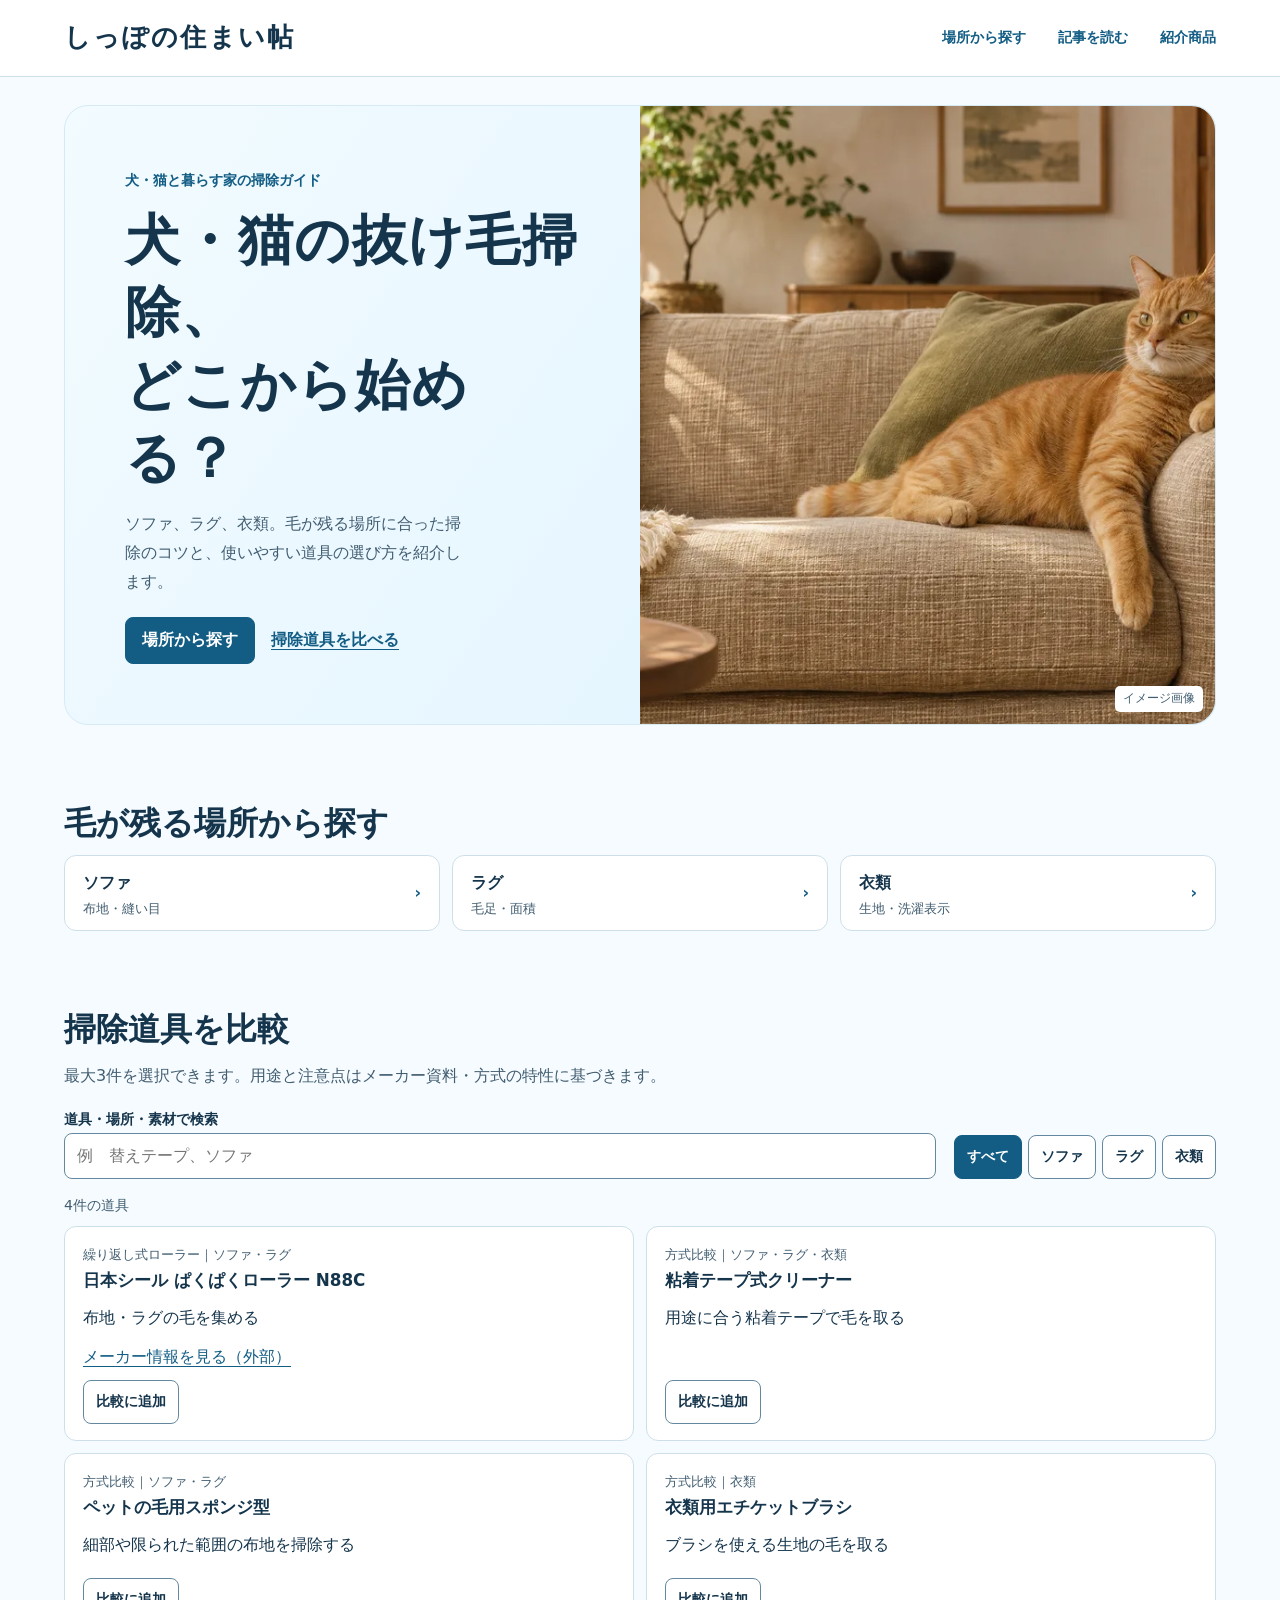
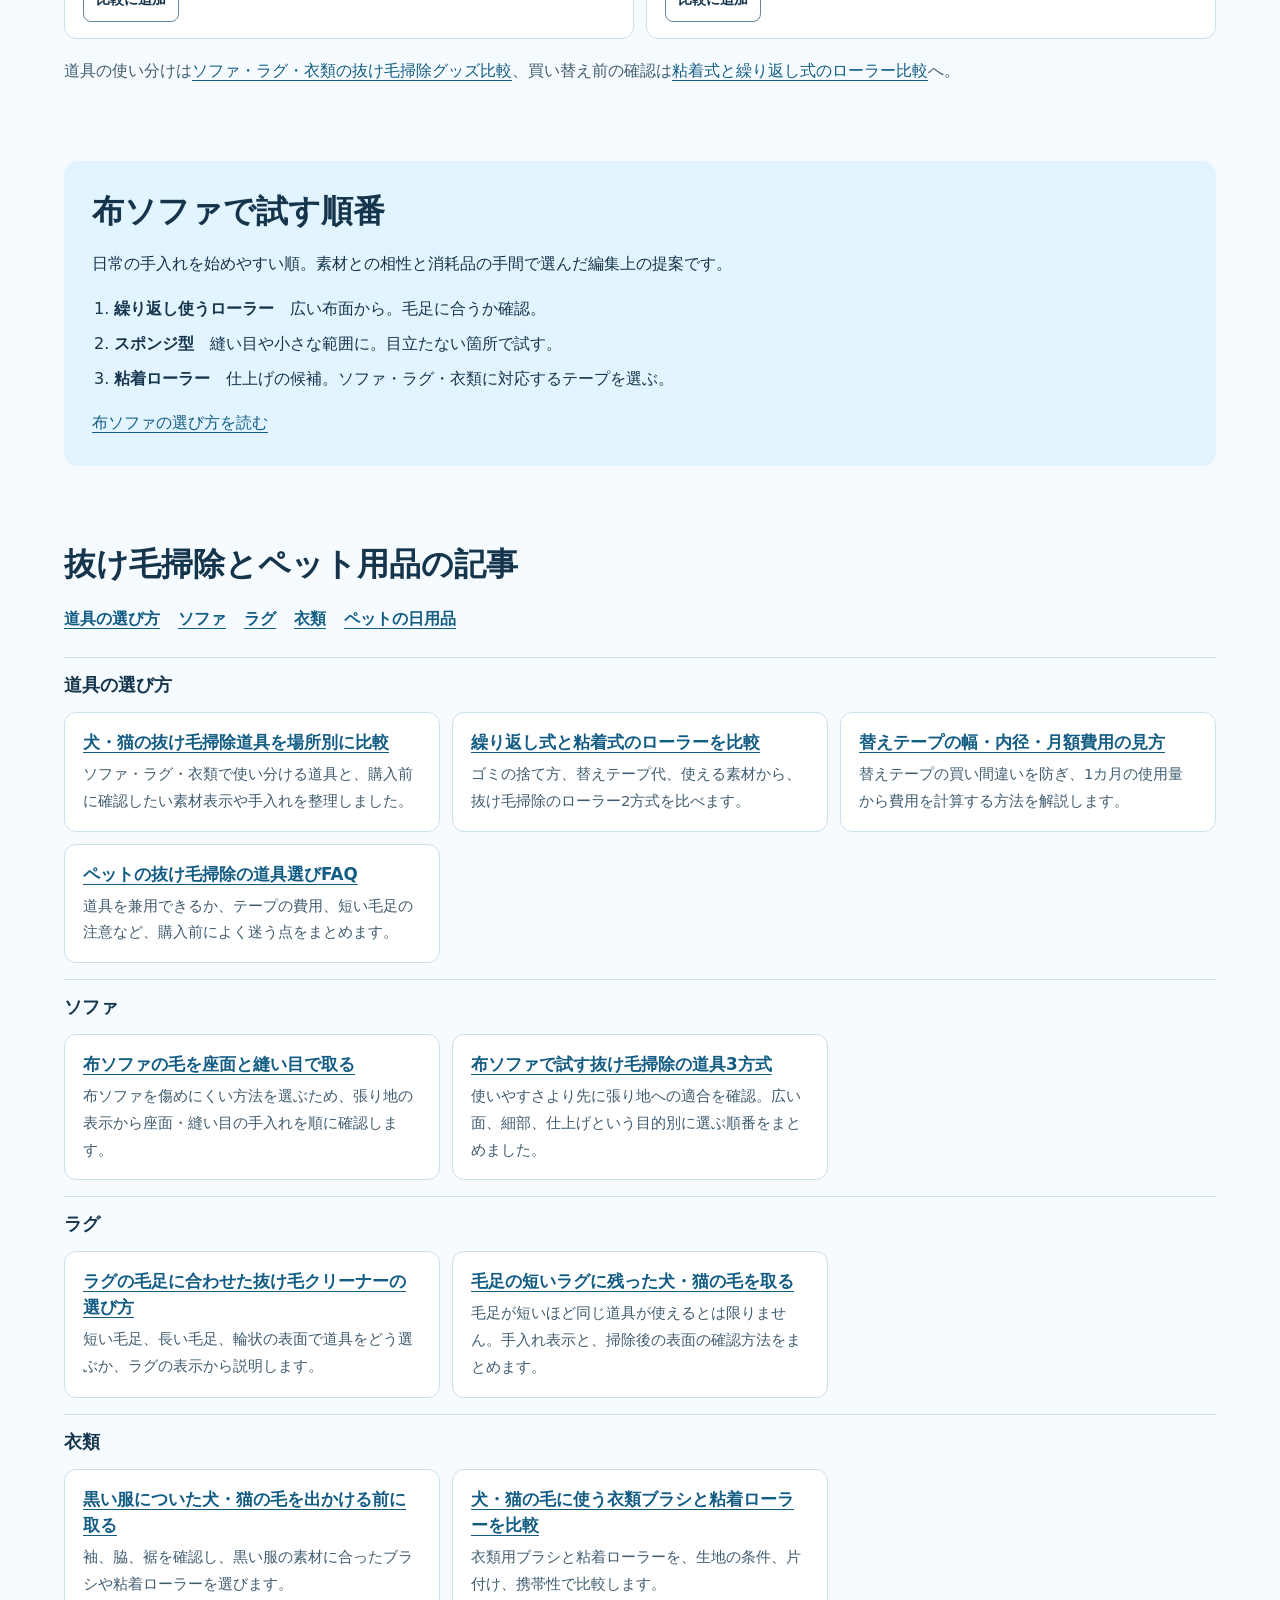
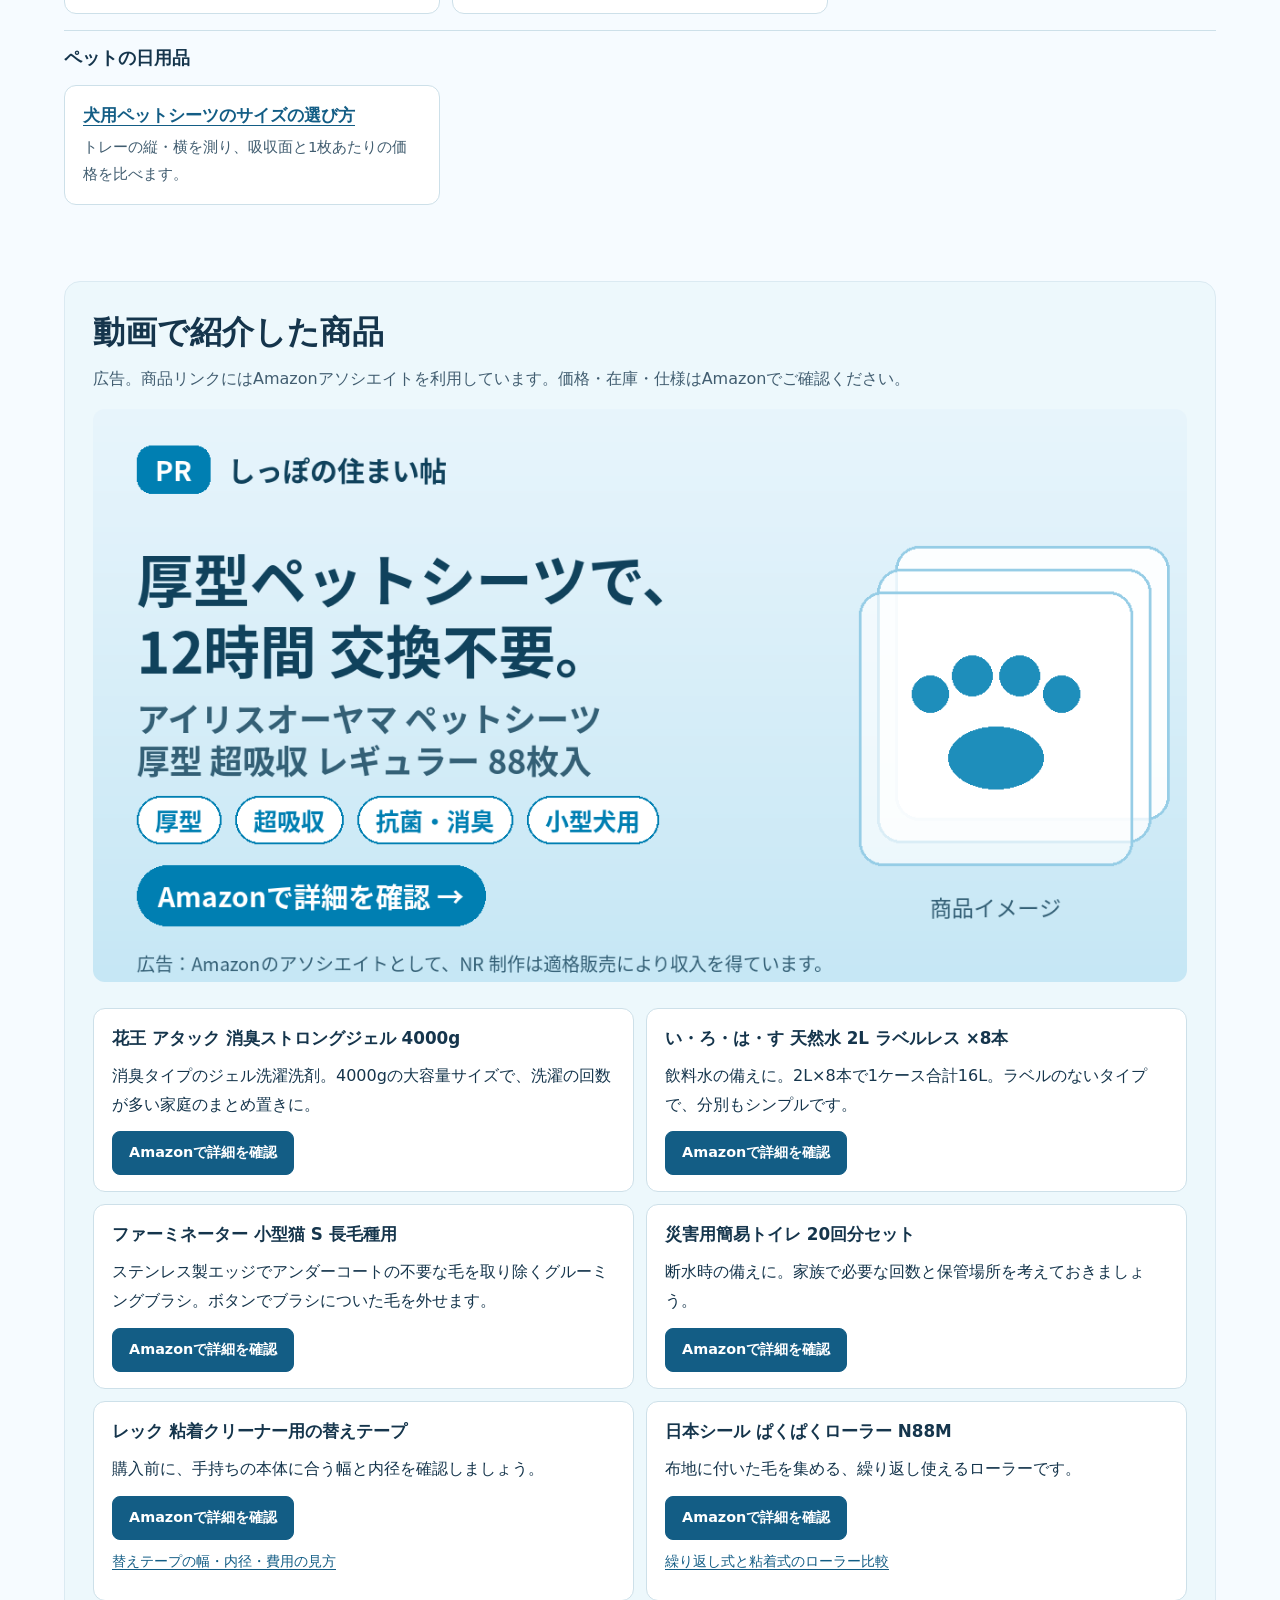
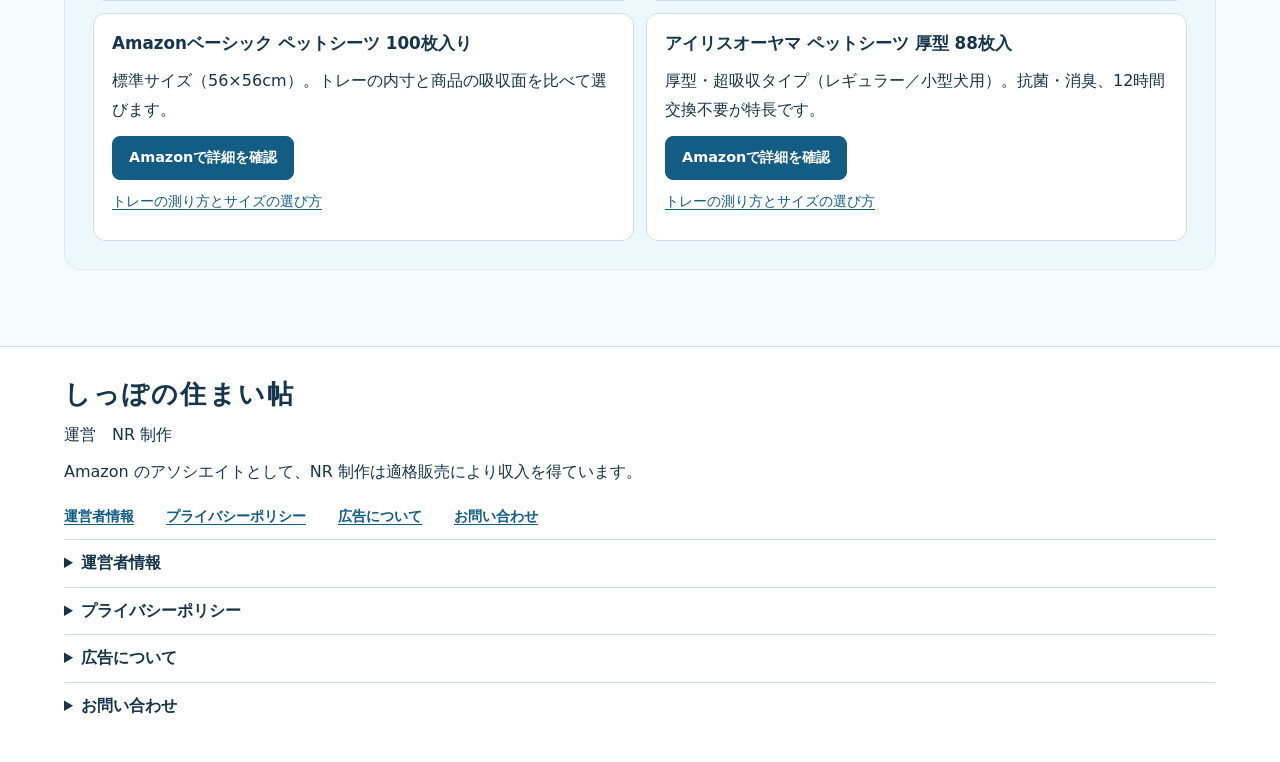
<file: index.html>
<!doctype html>
<html lang="ja">
<head>
<meta charset="utf-8">
<meta name="viewport" content="width=device-width, initial-scale=1">

<meta name="description" content="犬・猫の抜け毛を布ソファ・ラグ・服から取る方法を場所別に解説。粘着ローラー、繰り返し式ローラー、衣類ブラシを比較できます。">
<title>犬・猫の抜け毛掃除ガイド｜ソファ・ラグ・服の毛取り｜しっぽの住まい帖</title><link rel="canonical" href="https://higenori36-beep.github.io/ketokurasu/">
<meta property="og:locale" content="ja_JP">
<meta property="og:site_name" content="しっぽの住まい帖">
<meta property="og:type" content="website">
<meta property="og:title" content="犬・猫の抜け毛掃除ガイド｜ソファ・ラグ・服の毛取り｜しっぽの住まい帖">
<meta property="og:description" content="犬・猫の抜け毛を布ソファ・ラグ・服から取る方法を場所別に解説。粘着ローラー、繰り返し式ローラー、衣類ブラシを比較できます。">
<meta property="og:url" content="https://higenori36-beep.github.io/ketokurasu/">
<meta property="og:image" content="https://higenori36-beep.github.io/ketokurasu/assets/og-iris-petsheets.jpg">
<meta property="og:image:width" content="1536">
<meta property="og:image:height" content="1024">
<meta property="og:image:alt" content="PR：お留守番にも、厚型ペットシーツ。アイリスオーヤマ 超吸収ペットシーツ レギュラー 88枚入り">
<meta name="twitter:card" content="summary_large_image">
<meta name="twitter:image" content="https://higenori36-beep.github.io/ketokurasu/assets/og-iris-petsheets.jpg">
<script type="application/ld+json">
{
  "@context": "https://schema.org",
  "@type": "WebSite",
  "name": "しっぽの住まい帖",
  "url": "https://higenori36-beep.github.io/ketokurasu/",
  "inLanguage": "ja"
}
</script>
<link rel="stylesheet" href="assets/site.css">
<link rel="stylesheet" href="assets/home.css">
</head>
<body>
<a class="skip" href="#main">本文へ</a>
<header class="sitehead">
  <div class="wrap headinner">
    <a class="brand" href="./">しっぽの住まい帖</a>
    <nav aria-label="主要メニュー">
      <a href="#places">場所から探す</a>
      <a href="#guides">記事を読む</a>
      <a href="#featured-products">紹介商品</a>
    </nav>
  </div>
</header>
<main class="wrap" id="main" tabindex="-1">
  <section class="hero" aria-labelledby="title">
    <div class="herotext">
      <small>犬・猫と暮らす家の掃除ガイド</small>
      <h1 id="title"><span>犬・猫の抜け毛掃除、</span><span>どこから始める？</span></h1>
      <p>ソファ、ラグ、衣類。毛が残る場所に合った掃除のコツと、使いやすい道具の選び方を紹介します。</p>
      <div class="actions">
        <a class="cta" href="#places">場所から探す</a>
        <a class="secondary" href="#catalog">掃除道具を比べる</a>
      </div>
    </div>
    <figure>
      <img src="assets/sofa-cat.webp" alt="リネン調のソファでくつろぐ茶トラの猫" width="1000" height="667" fetchpriority="high">
      <figcaption>イメージ画像</figcaption>
    </figure>
  </section>
  <section class="section" id="places" aria-labelledby="places-title">
    <h2 id="places-title">毛が残る場所から探す</h2>
    <div class="places">
      <a class="place" data-place="ソファ" href="guide/sofa-seams.html"><strong>ソファ</strong><small>布地・縫い目</small><span aria-hidden="true">›</span></a>
      <a class="place" data-place="ラグ" href="guide/rug-pile.html"><strong>ラグ</strong><small>毛足・面積</small><span aria-hidden="true">›</span></a>
      <a class="place" data-place="衣類" href="guide/clothes-tools.html"><strong>衣類</strong><small>生地・洗濯表示</small><span aria-hidden="true">›</span></a>
    </div>
  </section>
<section class="section" id="catalog" tabindex="-1" aria-labelledby="catalog-title"><h2 id="catalog-title">掃除道具を比較</h2><p class="sectionintro">最大3件を選択できます。用途と注意点はメーカー資料・方式の特性に基づきます。</p>
<div class="tools"><div class="search"><label for="query">道具・場所・素材で検索</label><input id="query" type="search" placeholder="例　替えテープ、ソファ"></div><div class="tabs" role="group" aria-label="場所で絞り込む"><button class="pill" data-filter="すべて" aria-pressed="true">すべて</button><button class="pill" data-filter="ソファ" aria-pressed="false">ソファ</button><button class="pill" data-filter="ラグ" aria-pressed="false">ラグ</button><button class="pill" data-filter="衣類" aria-pressed="false">衣類</button></div></div>
<p class="status" id="results" role="status"></p>
<div class="products" id="products"></div>
<p class="status" id="compare-status" role="status"></p>
<div id="comparison" hidden><h3>選んだ道具</h3><div class="tablewrap" tabindex="0" role="region" aria-label="比較表"><table class="data"><thead><tr><th scope="col">道具</th><th scope="col">対象</th><th scope="col">消耗品・手入れ</th><th scope="col">購入前の注意</th></tr></thead><tbody id="compare-body"></tbody></table></div><button class="pill" id="clear">比較をクリア</button></div>
<p class="sectionintro catalog-links">道具の使い分けは<a href="guide/tools-by-surface.html">ソファ・ラグ・衣類の抜け毛掃除グッズ比較</a>、買い替え前の確認は<a href="guide/roller-types.html">粘着式と繰り返し式のローラー比較</a>へ。</p>
<noscript><p>絞り込みと選択式の比較表を使うにはJavaScriptを有効にしてください。</p></noscript></section>
<section class="section ranking" aria-labelledby="rank-title"><h2 id="rank-title">布ソファで試す順番</h2><p>日常の手入れを始めやすい順。素材との相性と消耗品の手間で選んだ編集上の提案です。</p><ol><li><strong>繰り返し使うローラー</strong>　広い布面から。毛足に合うか確認。</li><li><strong>スポンジ型</strong>　縫い目や小さな範囲に。目立たない箇所で試す。</li><li><strong>粘着ローラー</strong>　仕上げの候補。ソファ・ラグ・衣類に対応するテープを選ぶ。</li></ol><a href="guide/sofa-seams.html">布ソファの選び方を読む</a></section>
<section class="section" id="guides" aria-labelledby="guides-title">
  <h2 id="guides-title">抜け毛掃除とペット用品の記事</h2>
  <nav class="guide-jump" aria-label="記事のカテゴリ">
    <a href="#guides-tools">道具の選び方</a>
    <a href="#guides-sofa">ソファ</a>
    <a href="#guides-rug">ラグ</a>
    <a href="#guides-clothes">衣類</a>
    <a href="#guides-essentials">ペットの日用品</a>
  </nav>
  <section class="guide-group" aria-labelledby="guides-tools">
    <h3 id="guides-tools">道具の選び方</h3>
    <div class="articles">
      <article class="tile"><h4><a href="guide/tools-by-surface.html">犬・猫の抜け毛掃除道具を場所別に比較</a></h4><p>ソファ・ラグ・衣類で使い分ける道具と、購入前に確認したい素材表示や手入れを整理しました。</p></article>
      <article class="tile"><h4><a href="guide/roller-types.html">繰り返し式と粘着式のローラーを比較</a></h4><p>ゴミの捨て方、替えテープ代、使える素材から、抜け毛掃除のローラー2方式を比べます。</p></article>
      <article class="tile"><h4><a href="guide/tape-cost.html">替えテープの幅・内径・月額費用の見方</a></h4><p>替えテープの買い間違いを防ぎ、1カ月の使用量から費用を計算する方法を解説します。</p></article>
      <article class="tile"><h4><a href="guide/faq.html">ペットの抜け毛掃除の道具選びFAQ</a></h4><p>道具を兼用できるか、テープの費用、短い毛足の注意など、購入前によく迷う点をまとめます。</p></article>
    </div>
  </section>
  <section class="guide-group" aria-labelledby="guides-sofa">
    <h3 id="guides-sofa">ソファ</h3>
    <div class="articles">
      <article class="tile"><h4><a href="guide/sofa-seams.html">布ソファの毛を座面と縫い目で取る</a></h4><p>布ソファを傷めにくい方法を選ぶため、張り地の表示から座面・縫い目の手入れを順に確認します。</p></article>
      <article class="tile"><h4><a href="guide/sofa-order.html">布ソファで試す抜け毛掃除の道具3方式</a></h4><p>使いやすさより先に張り地への適合を確認。広い面、細部、仕上げという目的別に選ぶ順番をまとめました。</p></article>
    </div>
  </section>
  <section class="guide-group" aria-labelledby="guides-rug">
    <h3 id="guides-rug">ラグ</h3>
    <div class="articles">
      <article class="tile"><h4><a href="guide/rug-pile.html">ラグの毛足に合わせた抜け毛クリーナーの選び方</a></h4><p>短い毛足、長い毛足、輪状の表面で道具をどう選ぶか、ラグの表示から説明します。</p></article>
      <article class="tile"><h4><a href="guide/short-rug.html">毛足の短いラグに残った犬・猫の毛を取る</a></h4><p>毛足が短いほど同じ道具が使えるとは限りません。手入れ表示と、掃除後の表面の確認方法をまとめます。</p></article>
    </div>
  </section>
  <section class="guide-group" aria-labelledby="guides-clothes">
    <h3 id="guides-clothes">衣類</h3>
    <div class="articles">
      <article class="tile"><h4><a href="guide/black-clothes.html">黒い服についた犬・猫の毛を出かける前に取る</a></h4><p>袖、脇、裾を確認し、黒い服の素材に合ったブラシや粘着ローラーを選びます。</p></article>
      <article class="tile"><h4><a href="guide/clothes-tools.html">犬・猫の毛に使う衣類ブラシと粘着ローラーを比較</a></h4><p>衣類用ブラシと粘着ローラーを、生地の条件、片付け、携帯性で比較します。</p></article>
    </div>
  </section>
  <section class="guide-group" aria-labelledby="guides-essentials">
    <h3 id="guides-essentials">ペットの日用品</h3>
    <div class="articles">
      <article class="tile"><h4><a href="guide/pet-sheet-sizing.html">犬用ペットシーツのサイズの選び方</a></h4><p>トレーの縦・横を測り、吸収面と1枚あたりの価格を比べます。</p></article>
    </div>
  </section>
</section>
<section class="section shop" id="featured-products" aria-labelledby="intro-products-title">
  <h2 id="intro-products-title">動画で紹介した商品</h2>
  <p class="sectionintro">広告。商品リンクにはAmazonアソシエイトを利用しています。価格・在庫・仕様はAmazonでご確認ください。</p>
  <p><a href="https://www.amazon.co.jp/dp/B089BKWHX6?tag=ketokurasu-22" target="_blank" rel="sponsored nofollow noopener" aria-label="アイリスオーヤマ ペットシーツ 厚型 超吸収 レギュラー 88枚入の詳細をAmazonで確認（広告）"><img src="assets/banner-iris-petsheets.png" alt="PR：厚型ペットシーツで、12時間 交換不要。アイリスオーヤマ ペットシーツ 厚型 超吸収 レギュラー 88枚入（商品イメージ）" style="max-width:100%;height:auto;border-radius:12px;"></a></p>
  <div class="shop-grid">
    <article class="tile">
      <h3>花王 アタック 消臭ストロングジェル 4000g</h3>
      <p>消臭タイプのジェル洗濯洗剤。4000gの大容量サイズで、洗濯の回数が多い家庭のまとめ置きに。</p>
      <a class="cta" href="https://www.amazon.co.jp/dp/B0DXDY7836?tag=ketokurasu-22" target="_blank" rel="sponsored nofollow noopener" aria-label="花王 アタック 消臭ストロングジェル 4000gの詳細をAmazonで確認（広告）">Amazonで詳細を確認</a>
    </article>
    <article class="tile">
      <h3>い・ろ・は・す 天然水 2L ラベルレス ×8本</h3>
      <p>飲料水の備えに。2L×8本で1ケース合計16L。ラベルのないタイプで、分別もシンプルです。</p>
      <a class="cta" href="https://www.amazon.co.jp/dp/B08TV9VDR7?tag=ketokurasu-22" target="_blank" rel="sponsored nofollow noopener" aria-label="い・ろ・は・す 天然水 2L ラベルレス ×8本の詳細をAmazonで確認（広告）">Amazonで詳細を確認</a>
    </article>
    <article class="tile">
      <h3>ファーミネーター 小型猫 S 長毛種用</h3>
      <p>ステンレス製エッジでアンダーコートの不要な毛を取り除くグルーミングブラシ。ボタンでブラシについた毛を外せます。</p>
      <a class="cta" href="https://www.amazon.co.jp/dp/B0CF51V4J5?tag=ketokurasu-22" target="_blank" rel="sponsored nofollow noopener" aria-label="ファーミネーター 小型猫 S 長毛種用の詳細をAmazonで確認（広告）">Amazonで詳細を確認</a>
    </article>
    <article class="tile">
      <h3>災害用簡易トイレ 20回分セット</h3>
      <p>断水時の備えに。家族で必要な回数と保管場所を考えておきましょう。</p>
      <a class="cta" href="https://www.amazon.co.jp/dp/B0H82D3BVZ?tag=ketokurasu-22" target="_blank" rel="sponsored nofollow noopener" aria-label="災害用簡易トイレ 20回分セットの詳細をAmazonで確認（広告）">Amazonで詳細を確認</a>
    </article>
    <article class="tile">
      <h3>レック 粘着クリーナー用の替えテープ</h3>
      <p>購入前に、手持ちの本体に合う幅と内径を確認しましょう。</p>
      <a class="cta" href="https://www.amazon.co.jp/dp/B09H349V69?tag=ketokurasu-22" target="_blank" rel="sponsored nofollow noopener" aria-label="レック 粘着クリーナー用の替えテープの詳細をAmazonで確認（広告）">Amazonで詳細を確認</a>
      <a class="guide-link" href="guide/tape-cost.html">替えテープの幅・内径・費用の見方</a>
    </article>
    <article class="tile">
      <h3>日本シール ぱくぱくローラー N88M</h3>
      <p>布地に付いた毛を集める、繰り返し使えるローラーです。</p>
      <a class="cta" href="https://www.amazon.co.jp/dp/B0BT6VCS74?tag=ketokurasu-22" target="_blank" rel="sponsored nofollow noopener" aria-label="日本シール ぱくぱくローラー N88Mの詳細をAmazonで確認（広告）">Amazonで詳細を確認</a>
      <a class="guide-link" href="guide/roller-types.html">繰り返し式と粘着式のローラー比較</a>
    </article>
    <article class="tile">
      <h3>Amazonベーシック ペットシーツ 100枚入り</h3>
      <p>標準サイズ（56×56cm）。トレーの内寸と商品の吸収面を比べて選びます。</p>
      <a class="cta" href="https://www.amazon.co.jp/dp/B00MW8G62E?tag=ketokurasu-22" target="_blank" rel="sponsored nofollow noopener" aria-label="Amazonベーシック ペットシーツ 100枚入りの詳細をAmazonで確認（広告）">Amazonで詳細を確認</a>
      <a class="guide-link" href="guide/pet-sheet-sizing.html">トレーの測り方とサイズの選び方</a>
    </article>
    <article class="tile">
      <h3>アイリスオーヤマ ペットシーツ 厚型 88枚入</h3>
      <p>厚型・超吸収タイプ（レギュラー／小型犬用）。抗菌・消臭、12時間交換不要が特長です。</p>
      <a class="cta" href="https://www.amazon.co.jp/dp/B089BKWHX6?tag=ketokurasu-22" target="_blank" rel="sponsored nofollow noopener" aria-label="アイリスオーヤマ ペットシーツ 厚型 88枚入の詳細をAmazonで確認（広告）">Amazonで詳細を確認</a>
      <a class="guide-link" href="guide/pet-sheet-sizing.html">トレーの測り方とサイズの選び方</a>
    </article>
  </div>
</section>
</main>
<footer class="sitefoot"><div class="wrap"><a class="brand" href="#main">しっぽの住まい帖</a><p>運営　NR 制作</p><p>Amazon のアソシエイトとして、NR 制作は適格販売により収入を得ています。</p><nav aria-label="サイト情報"><a href="#about">運営者情報</a><a href="#privacy">プライバシーポリシー</a><a href="#ad">広告について</a><a href="#contact">お問い合わせ</a></nav>
<details id="about"><summary>運営者情報</summary><p>NR 制作が、犬・猫と暮らす家庭向けに掃除道具の選び方を編集します。本サイトの記事は用品の方式や公開資料に基づいています。実測レビューを掲載する際は、方法・日付・使用条件を明記します。</p></details>
<details id="privacy"><summary>プライバシーポリシー</summary><p>このサイトではアクセス解析、Cookie保存、個人情報の入力・送信を行いません。検索と比較の操作は画面内で処理されます。外部サイトを開いた後はそのサイトの方針に従います。</p></details>
<details id="ad"><summary>広告について</summary><p>アフィリエイトリンクを掲載する記事では、記事冒頭と購入導線の周辺に広告であることを表示します。「メーカー情報を見る」はメーカー資料への通常リンクです。</p></details>
<details id="contact"><summary>お問い合わせ</summary><p>サイトへの訂正依頼・掲載に関するお問い合わせは、<a href="https://docs.google.com/forms/d/e/1FAIpQLSdZxUIPMgfiFRK9VHk4wvjQtaKf8cJISvDH4ritaTibMHwMAw/viewform" target="_blank" rel="noopener">お問い合わせフォーム</a>からお送りください。</p></details>
</div></footer>
<script>
const products=[
 {id:"n88c",name:"日本シール ぱくぱくローラー N88C",type:"繰り返し式ローラー",places:["ソファ","ラグ"],use:"布地・ラグの毛を集める",care:"替えテープ不要。集めた毛を捨てる",caution:"硬い床、極端に短い毛足、衣類に不向き。ブラシは水洗い不可。",url:"https://nipponseal.co.jp/column/810"},
 {id:"sticky",name:"粘着テープ式クリーナー",type:"方式比較",places:["ソファ","ラグ","衣類"],use:"用途に合う粘着テープで毛を取る",care:"替えテープが必要。適合幅・１枚あたりの費用を確認",caution:"粘着の強さや対応面は型による。使用面の表示と照合。"},
 {id:"sponge",name:"ペットの毛用スポンジ型",type:"方式比較",places:["ソファ","ラグ"],use:"細部や限られた範囲の布地を掃除する",care:"素材に応じて本体のゴミを落とす。洗い方は型で確認",caution:"摩擦に弱い素材は使用可否を確認。"},
 {id:"clothes",name:"衣類用エチケットブラシ",type:"方式比較",places:["衣類"],use:"ブラシを使える生地の毛を取る",care:"付いた毛を除去する。手入れ方法は型で確認",caution:"起毛やデリケートな素材は衣類・道具の表示を確認。"}
];
const selected=new Set();
let filter="すべて";
const query=document.querySelector("#query");
const catalog=document.querySelector("#products");
const results=document.querySelector("#results");
const comparison=document.querySelector("#comparison");
const status=document.querySelector("#compare-status");
function renderCatalog(restoreId){
 const terms=query.value.normalize("NFKC").toLowerCase().trim().split(/\s+/).filter(Boolean);
 const visible=products.filter(item=>{
  const words=[item.name,item.type,...item.places,item.use,item.care,item.caution].join(" ").normalize("NFKC").toLowerCase();
  return (filter==="すべて"||item.places.includes(filter))&&terms.every(term=>words.includes(term));
 });
 results.textContent=visible.length?visible.length+"件の道具":"該当する道具がありません。検索語を変更するか「すべて」を選んでください。";
 catalog.innerHTML=visible.map(item=>'<article class="tile"><small>'+item.type+'｜'+item.places.join("・")+'</small><h3>'+item.name+'</h3><p>'+item.use+'</p><div class="product-actions">'+(item.url?'<a href="'+item.url+'" target="_blank" rel="noopener noreferrer">メーカー情報を見る（外部）</a>':'')+'<button class="comparebtn" data-id="'+item.id+'" aria-pressed="'+selected.has(item.id)+'">'+(selected.has(item.id)?"比較から外す":"比較に追加")+'</button></div></article>').join("");
 if(restoreId)catalog.querySelector('[data-id="'+restoreId+'"]')?.focus();
}
function renderComparison(){
 const rows=Array.from(selected,id=>products.find(item=>item.id===id));
 comparison.hidden=rows.length===0;
 status.textContent=rows.length?rows.length+"件を比較中（最大3件）":"";
 document.querySelector("#compare-body").innerHTML=rows.map(item=>'<tr><th scope="row">'+item.name+'</th><td>'+item.places.join("・")+'</td><td>'+item.care+'</td><td>'+item.caution+'</td></tr>').join("");
}
function setFilter(value){
 filter=value;
 document.querySelectorAll("[data-filter]").forEach(button=>button.setAttribute("aria-pressed",String(button.dataset.filter===value)));
 renderCatalog();
}
query.addEventListener("input",()=>renderCatalog());
document.querySelectorAll("[data-filter]").forEach(button=>button.addEventListener("click",()=>setFilter(button.dataset.filter)));
document.querySelectorAll("[data-place]").forEach(link=>link.addEventListener("click",event=>{
 if(event.altKey||event.ctrlKey||event.metaKey||event.shiftKey)return;
 event.preventDefault();
 query.value="";
 setFilter(link.dataset.place);
 location.hash="catalog";
 const section=document.querySelector("#catalog");
 section.focus({preventScroll:true});
 section.scrollIntoView({block:"start"});
}));
catalog.addEventListener("click",event=>{
 const button=event.target.closest("button[data-id]");
 if(!button)return;
 const id=button.dataset.id;
 if(selected.has(id))selected.delete(id);
 else if(selected.size<3)selected.add(id);
 else {status.textContent="最大3件です。選択中の道具を1件外してから追加してください。";return;}
 renderCatalog(id);
 renderComparison();
});
document.querySelector("#clear").addEventListener("click",()=>{selected.clear();renderCatalog();renderComparison();query.focus();});
function openSection(){
 const hash=location.hash.slice(1);
 const section=document.getElementById(hash);
 if(section?.tagName==="DETAILS")section.open=true;
}
document.querySelectorAll('a[href^="#"]').forEach(link=>link.addEventListener("click",()=>{
 const section=document.getElementById(link.hash.slice(1));
 if(section?.tagName==="DETAILS")section.open=true;
}));
window.addEventListener("hashchange",openSection);
openSection();
renderCatalog();
</script>
</body>
</html>
</file>
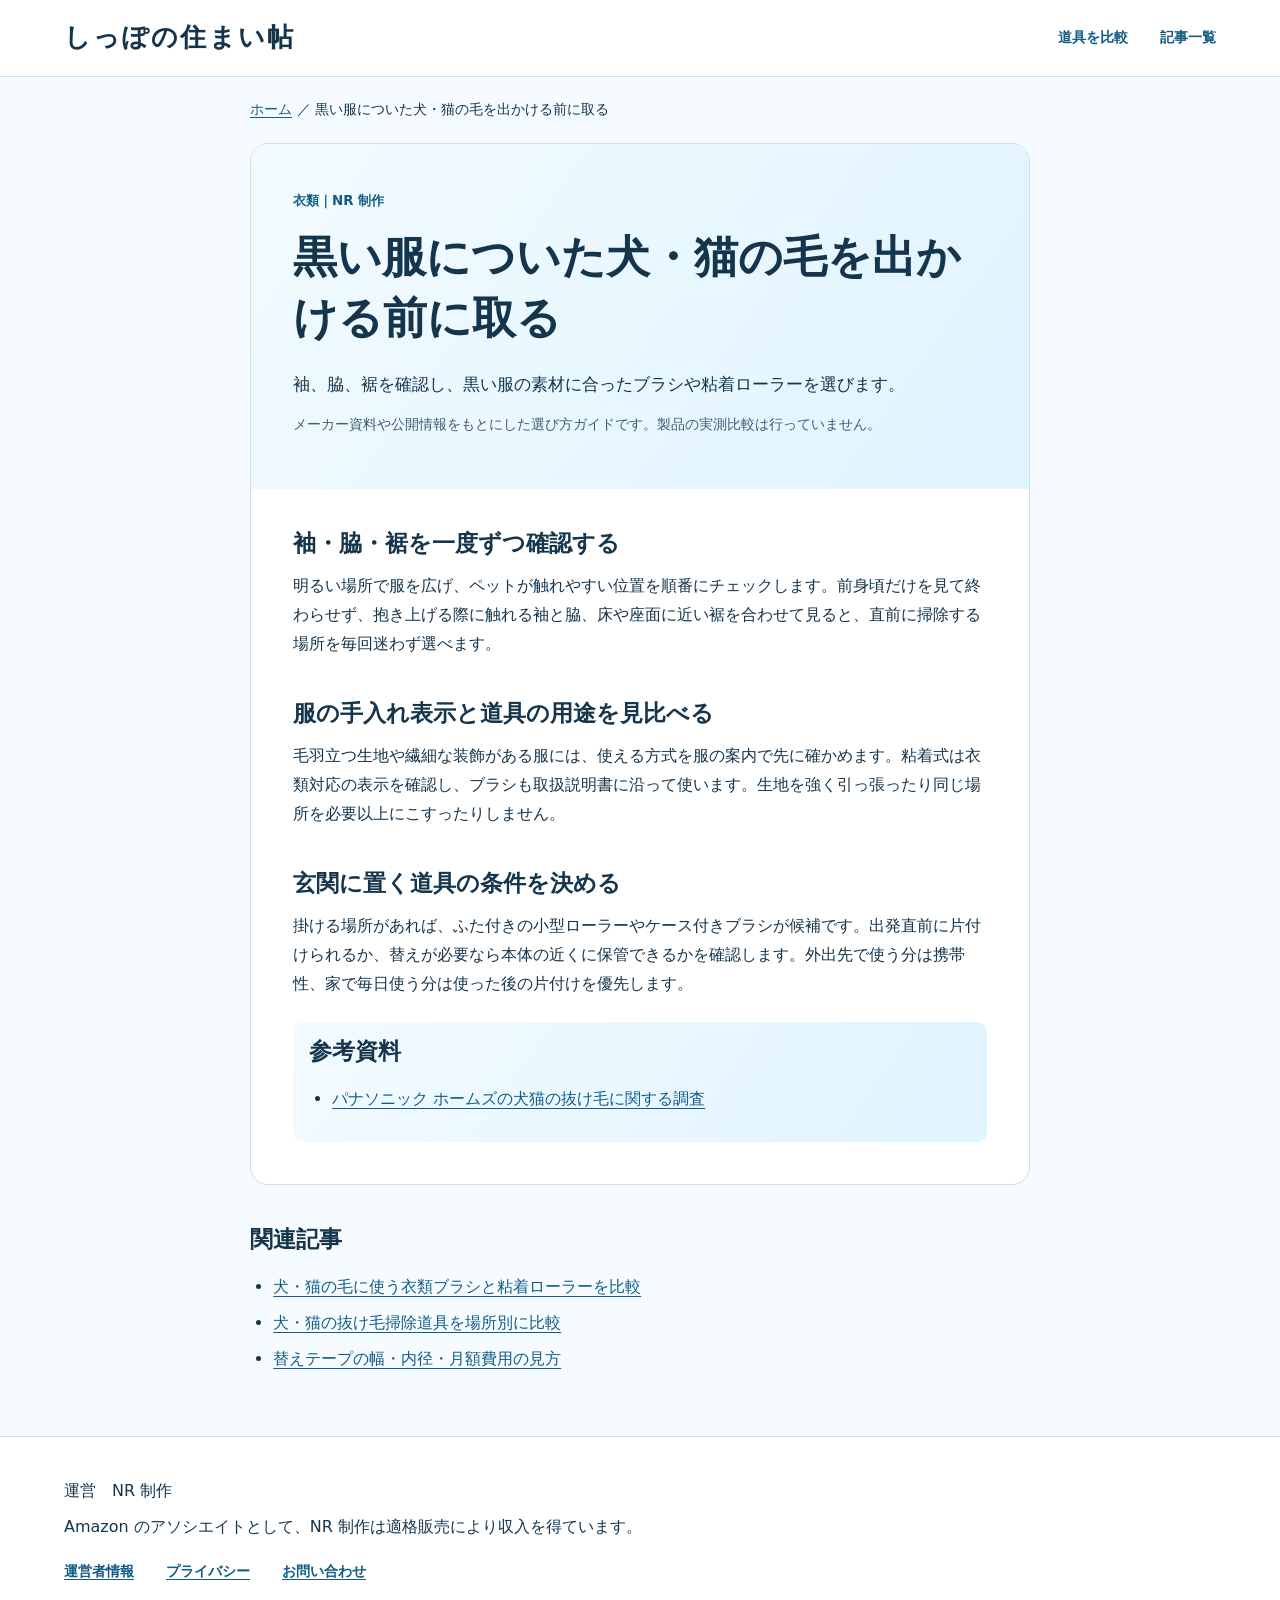
<file: guide/black-clothes.html>
<!doctype html>
<html lang="ja"><head>
<meta charset="utf-8"><meta name="viewport" content="width=device-width, initial-scale=1">
<meta name="description" content="黒い服についた犬・猫の毛を、袖・脇・裾から順に確認。服の素材に合わせた粘着ローラーや衣類ブラシの使い分けを紹介します。">
<title>黒い服についた犬・猫の毛の取り方｜外出前に確認する3か所｜しっぽの住まい帖</title><link rel="canonical" href="https://higenori36-beep.github.io/ketokurasu/guide/black-clothes.html"><link rel="stylesheet" href="article.css">
<meta property="og:locale" content="ja_JP">
<meta property="og:site_name" content="しっぽの住まい帖">
<meta property="og:type" content="article">
<meta property="og:title" content="黒い服についた犬・猫の毛の取り方｜外出前に確認する3か所｜しっぽの住まい帖">
<meta property="og:description" content="黒い服についた犬・猫の毛を、袖・脇・裾から順に確認。服の素材に合わせた粘着ローラーや衣類ブラシの使い分けを紹介します。">
<meta property="og:url" content="https://higenori36-beep.github.io/ketokurasu/guide/black-clothes.html">
<script type="application/ld+json">
{
  "@context": "https://schema.org",
  "@graph": [
    {
      "@type": "Article",
      "headline": "黒い服についた犬・猫の毛を出かける前に取る",
      "description": "黒い服についた犬・猫の毛を、袖・脇・裾から順に確認。服の素材に合わせた粘着ローラーや衣類ブラシの使い分けを紹介します。",
      "inLanguage": "ja",
      "mainEntityOfPage": {
        "@type": "WebPage",
        "@id": "https://higenori36-beep.github.io/ketokurasu/guide/black-clothes.html"
      },
      "author": {
        "@type": "Organization",
        "name": "NR 制作",
        "url": "https://higenori36-beep.github.io/ketokurasu/#about"
      }
    },
    {
      "@type": "BreadcrumbList",
      "itemListElement": [
        {
          "@type": "ListItem",
          "position": 1,
          "name": "ホーム",
          "item": "https://higenori36-beep.github.io/ketokurasu/"
        },
        {
          "@type": "ListItem",
          "position": 2,
          "name": "黒い服についた犬・猫の毛を出かける前に取る",
          "item": "https://higenori36-beep.github.io/ketokurasu/guide/black-clothes.html"
        }
      ]
    }
  ]
}
</script>
</head><body>
<a class="skip" href="#body">本文へ</a>
<header class="sitehead"><div class="wrap headinner">
<a class="brand" href="../">しっぽの住まい帖</a>
<nav aria-label="主要メニュー"><a href="../#catalog">道具を比較</a><a href="../#guides">記事一覧</a></nav>
</div></header>
<main class="wrap guide" id="body">
<nav aria-label="パンくず"><a href="../">ホーム</a> ／ <span aria-current="page">黒い服についた犬・猫の毛を出かける前に取る</span></nav>
<article><header><small>衣類｜NR 制作</small><h1>黒い服についた犬・猫の毛を出かける前に取る</h1><p class="intro">袖、脇、裾を確認し、黒い服の素材に合ったブラシや粘着ローラーを選びます。</p>
<p class="muted">メーカー資料や公開情報をもとにした選び方ガイドです。製品の実測比較は行っていません。</p>
</header>
<h2>袖・脇・裾を一度ずつ確認する</h2>
<p>明るい場所で服を広げ、ペットが触れやすい位置を順番にチェックします。前身頃だけを見て終わらせず、抱き上げる際に触れる袖と脇、床や座面に近い裾を合わせて見ると、直前に掃除する場所を毎回迷わず選べます。</p>
<h2>服の手入れ表示と道具の用途を見比べる</h2>
<p>毛羽立つ生地や繊細な装飾がある服には、使える方式を服の案内で先に確かめます。粘着式は衣類対応の表示を確認し、ブラシも取扱説明書に沿って使います。生地を強く引っ張ったり同じ場所を必要以上にこすったりしません。</p>
<h2>玄関に置く道具の条件を決める</h2>
<p>掛ける場所があれば、ふた付きの小型ローラーやケース付きブラシが候補です。出発直前に片付けられるか、替えが必要なら本体の近くに保管できるかを確認します。外出先で使う分は携帯性、家で毎日使う分は使った後の片付けを優先します。</p>
<section class="refs"><h2>参考資料</h2><ul><li><a href="https://homes.panasonic.com/column/80043/">パナソニック ホームズの犬猫の抜け毛に関する調査</a></li></ul></section>
</article>
<nav aria-label="関連記事"><h2>関連記事</h2><ul><li><a href="clothes-tools.html">犬・猫の毛に使う衣類ブラシと粘着ローラーを比較</a></li><li><a href="tools-by-surface.html">犬・猫の抜け毛掃除道具を場所別に比較</a></li><li><a href="tape-cost.html">替えテープの幅・内径・月額費用の見方</a></li></ul></nav>
</main>
<footer class="sitefoot"><div class="wrap"><p>運営　NR 制作</p><p>Amazon のアソシエイトとして、NR 制作は適格販売により収入を得ています。</p><nav aria-label="サイト情報"><a href="../#about">運営者情報</a><a href="../#privacy">プライバシー</a><a href="../#contact">お問い合わせ</a></nav></div></footer>
</body></html>
</file>
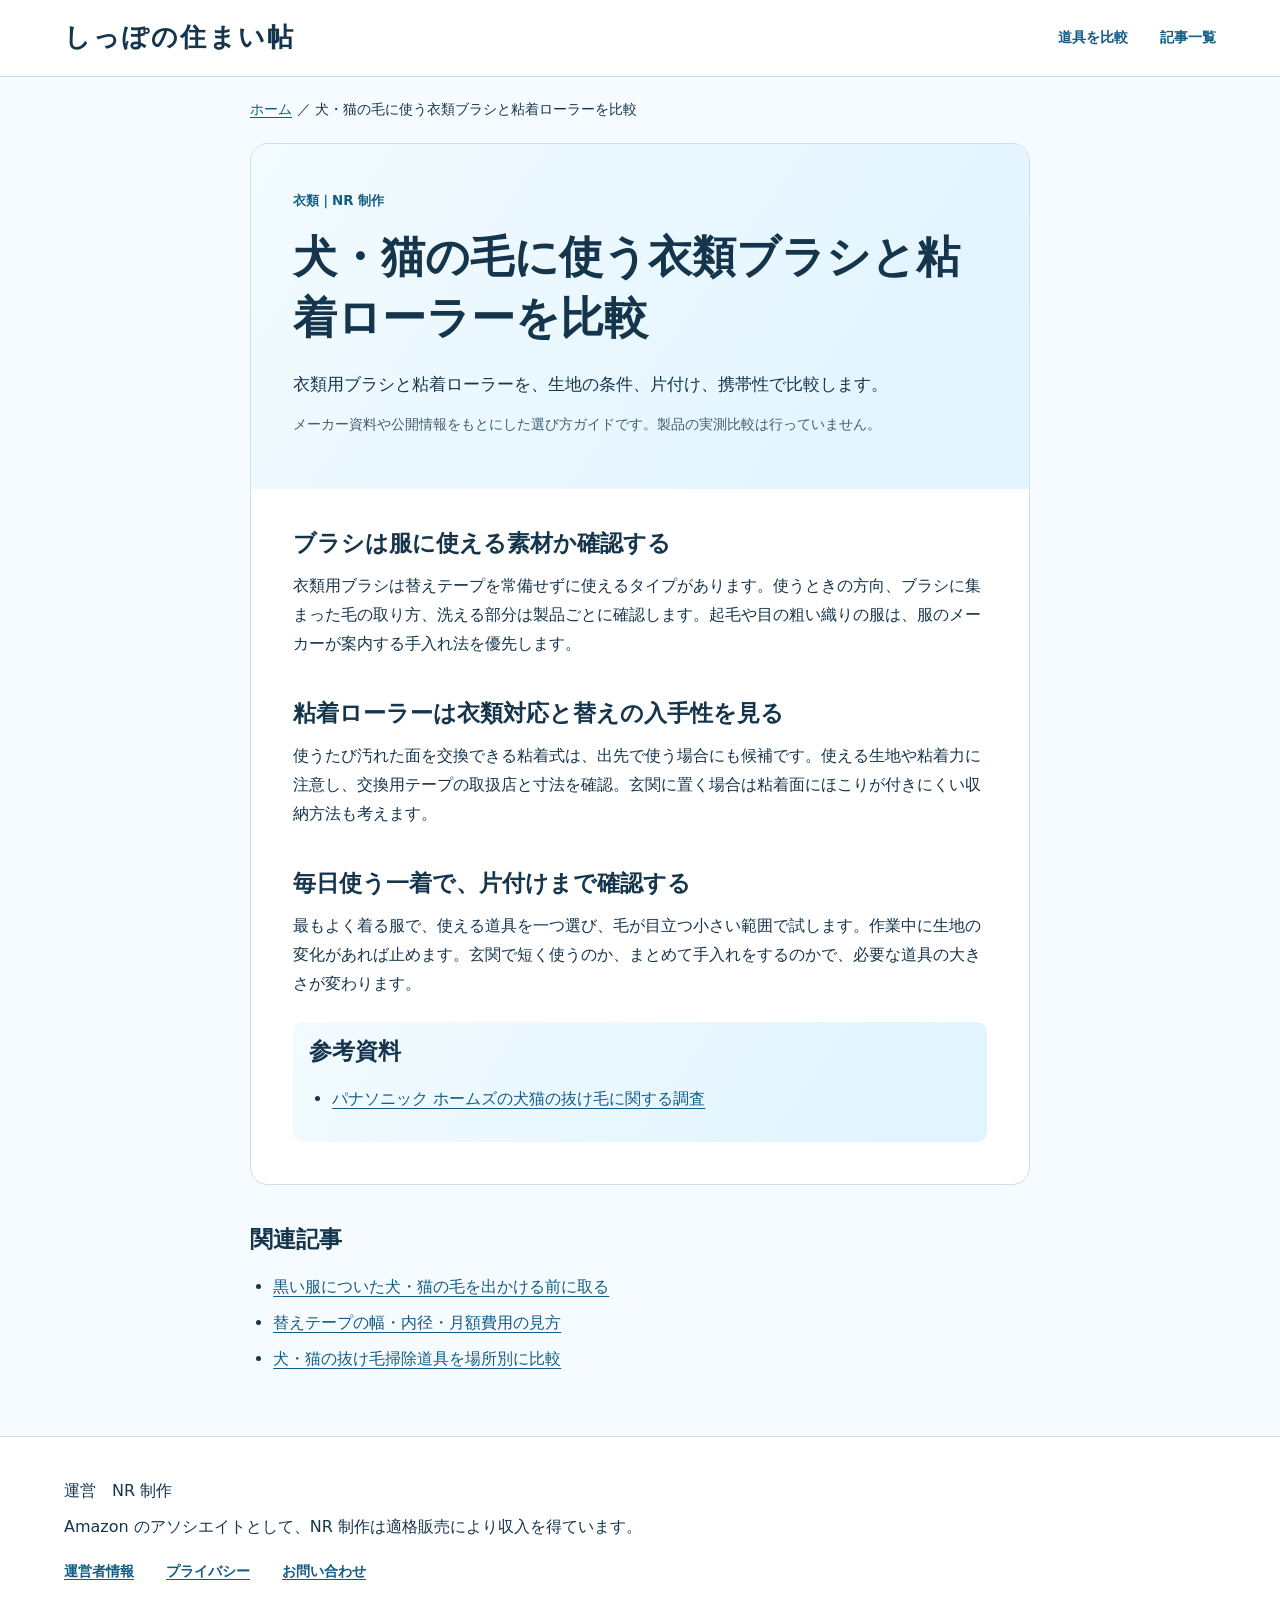
<file: guide/clothes-tools.html>
<!doctype html>
<html lang="ja"><head>
<meta charset="utf-8"><meta name="viewport" content="width=device-width, initial-scale=1">
<meta name="description" content="衣類ブラシと衣類用粘着ローラーを比較。服の素材、毛がつく頻度、替えテープの手間から、毎日使いやすい道具を選べます。">
<title>服につく犬・猫の毛対策｜衣類ブラシと粘着ローラーの違い｜しっぽの住まい帖</title><link rel="canonical" href="https://higenori36-beep.github.io/ketokurasu/guide/clothes-tools.html"><link rel="stylesheet" href="article.css">
<meta property="og:locale" content="ja_JP">
<meta property="og:site_name" content="しっぽの住まい帖">
<meta property="og:type" content="article">
<meta property="og:title" content="服につく犬・猫の毛対策｜衣類ブラシと粘着ローラーの違い｜しっぽの住まい帖">
<meta property="og:description" content="衣類ブラシと衣類用粘着ローラーを比較。服の素材、毛がつく頻度、替えテープの手間から、毎日使いやすい道具を選べます。">
<meta property="og:url" content="https://higenori36-beep.github.io/ketokurasu/guide/clothes-tools.html">
<script type="application/ld+json">
{
  "@context": "https://schema.org",
  "@graph": [
    {
      "@type": "Article",
      "headline": "犬・猫の毛に使う衣類ブラシと粘着ローラーを比較",
      "description": "衣類ブラシと衣類用粘着ローラーを比較。服の素材、毛がつく頻度、替えテープの手間から、毎日使いやすい道具を選べます。",
      "inLanguage": "ja",
      "mainEntityOfPage": {
        "@type": "WebPage",
        "@id": "https://higenori36-beep.github.io/ketokurasu/guide/clothes-tools.html"
      },
      "author": {
        "@type": "Organization",
        "name": "NR 制作",
        "url": "https://higenori36-beep.github.io/ketokurasu/#about"
      }
    },
    {
      "@type": "BreadcrumbList",
      "itemListElement": [
        {
          "@type": "ListItem",
          "position": 1,
          "name": "ホーム",
          "item": "https://higenori36-beep.github.io/ketokurasu/"
        },
        {
          "@type": "ListItem",
          "position": 2,
          "name": "犬・猫の毛に使う衣類ブラシと粘着ローラーを比較",
          "item": "https://higenori36-beep.github.io/ketokurasu/guide/clothes-tools.html"
        }
      ]
    }
  ]
}
</script>
</head><body>
<a class="skip" href="#body">本文へ</a>
<header class="sitehead"><div class="wrap headinner">
<a class="brand" href="../">しっぽの住まい帖</a>
<nav aria-label="主要メニュー"><a href="../#catalog">道具を比較</a><a href="../#guides">記事一覧</a></nav>
</div></header>
<main class="wrap guide" id="body">
<nav aria-label="パンくず"><a href="../">ホーム</a> ／ <span aria-current="page">犬・猫の毛に使う衣類ブラシと粘着ローラーを比較</span></nav>
<article><header><small>衣類｜NR 制作</small><h1>犬・猫の毛に使う衣類ブラシと粘着ローラーを比較</h1><p class="intro">衣類用ブラシと粘着ローラーを、生地の条件、片付け、携帯性で比較します。</p>
<p class="muted">メーカー資料や公開情報をもとにした選び方ガイドです。製品の実測比較は行っていません。</p>
</header>
<h2>ブラシは服に使える素材か確認する</h2>
<p>衣類用ブラシは替えテープを常備せずに使えるタイプがあります。使うときの方向、ブラシに集まった毛の取り方、洗える部分は製品ごとに確認します。起毛や目の粗い織りの服は、服のメーカーが案内する手入れ法を優先します。</p>
<h2>粘着ローラーは衣類対応と替えの入手性を見る</h2>
<p>使うたび汚れた面を交換できる粘着式は、出先で使う場合にも候補です。使える生地や粘着力に注意し、交換用テープの取扱店と寸法を確認。玄関に置く場合は粘着面にほこりが付きにくい収納方法も考えます。</p>
<h2>毎日使う一着で、片付けまで確認する</h2>
<p>最もよく着る服で、使える道具を一つ選び、毛が目立つ小さい範囲で試します。作業中に生地の変化があれば止めます。玄関で短く使うのか、まとめて手入れをするのかで、必要な道具の大きさが変わります。</p>
<section class="refs"><h2>参考資料</h2><ul><li><a href="https://homes.panasonic.com/column/80043/">パナソニック ホームズの犬猫の抜け毛に関する調査</a></li></ul></section>
</article>
<nav aria-label="関連記事"><h2>関連記事</h2><ul><li><a href="black-clothes.html">黒い服についた犬・猫の毛を出かける前に取る</a></li><li><a href="tape-cost.html">替えテープの幅・内径・月額費用の見方</a></li><li><a href="tools-by-surface.html">犬・猫の抜け毛掃除道具を場所別に比較</a></li></ul></nav>
</main>
<footer class="sitefoot"><div class="wrap"><p>運営　NR 制作</p><p>Amazon のアソシエイトとして、NR 制作は適格販売により収入を得ています。</p><nav aria-label="サイト情報"><a href="../#about">運営者情報</a><a href="../#privacy">プライバシー</a><a href="../#contact">お問い合わせ</a></nav></div></footer>
</body></html>
</file>
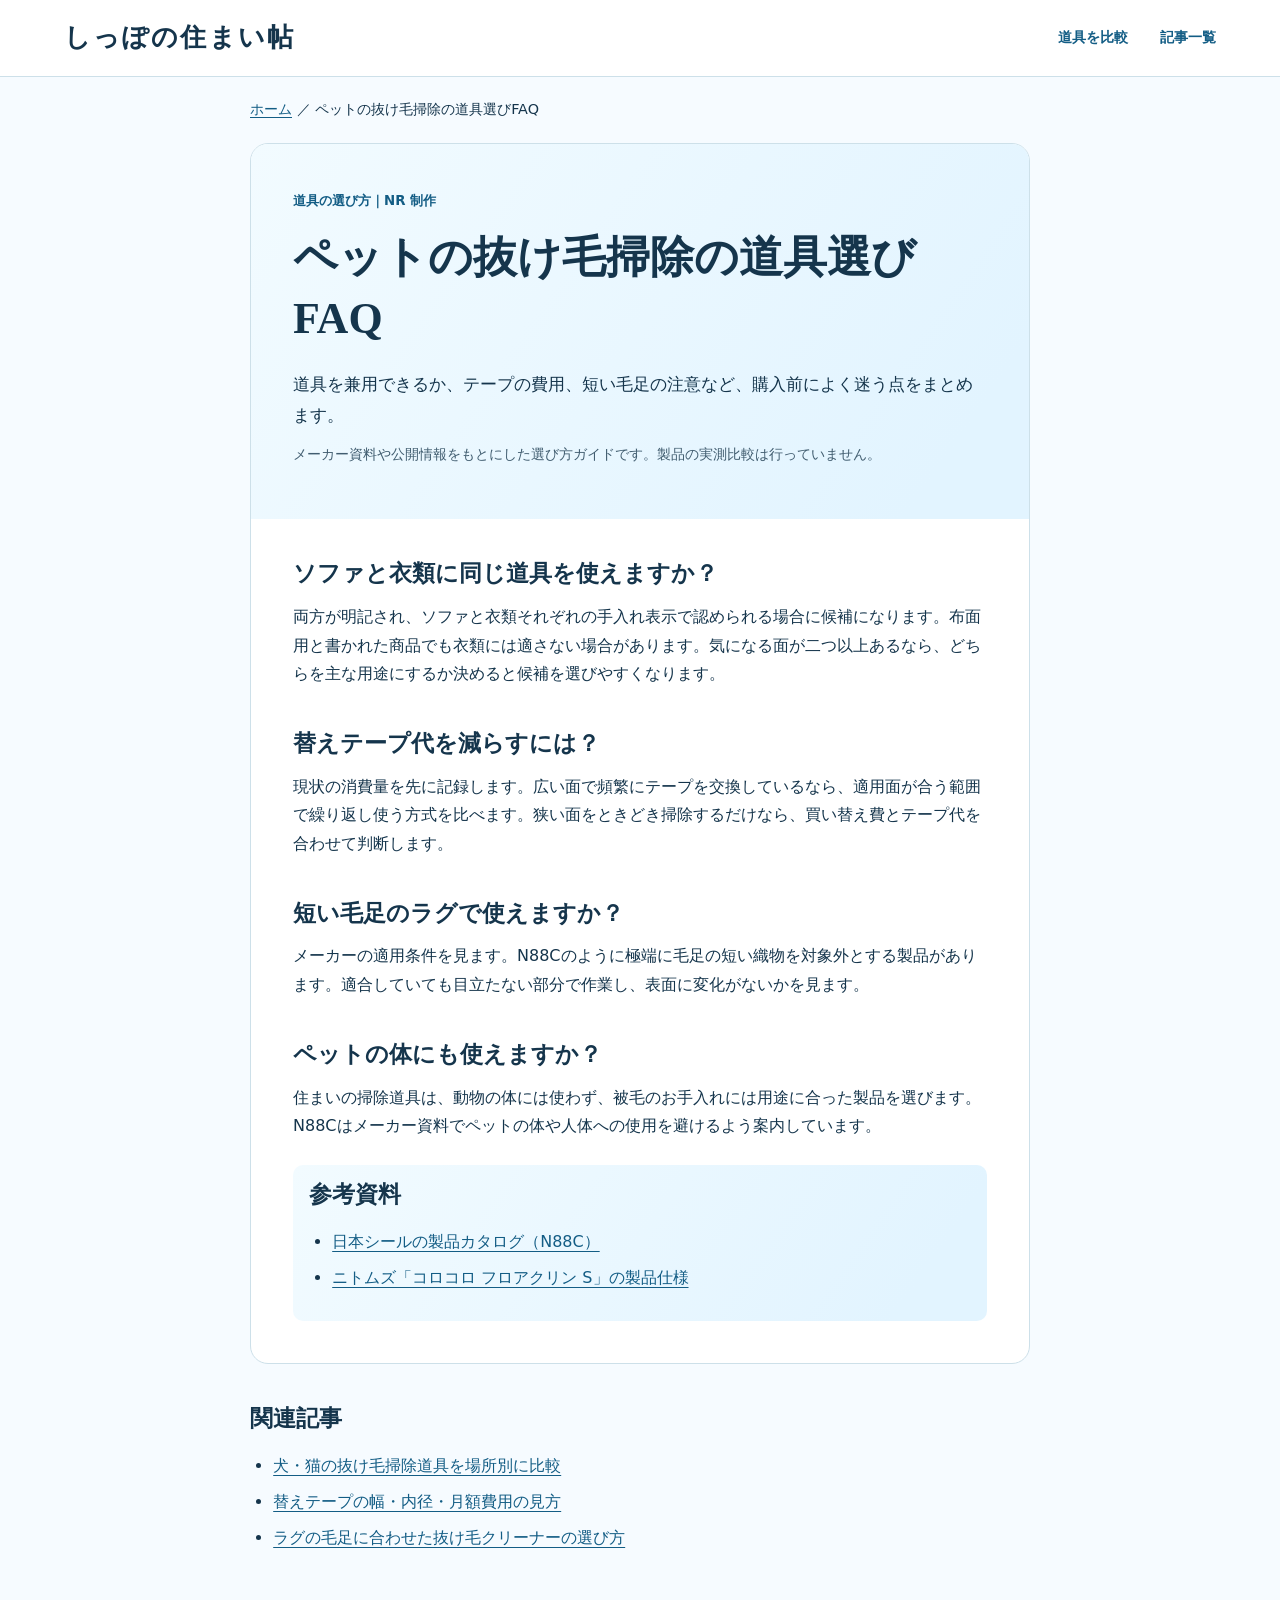
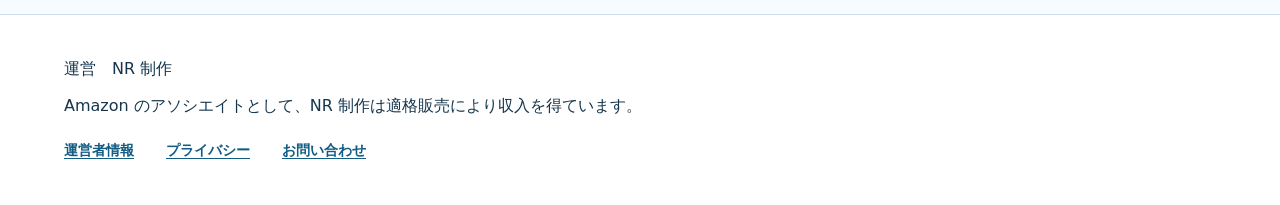
<file: guide/faq.html>
<!doctype html>
<html lang="ja"><head>
<meta charset="utf-8"><meta name="viewport" content="width=device-width, initial-scale=1">
<meta name="description" content="ソファと衣類に同じ道具が使えるか、短い毛足のラグに何が向くか、替えテープ代をどう抑えるかをQ&Aで解説します。">
<title>犬・猫の抜け毛掃除Q&A｜ソファ・ラグ・衣類の道具選び｜しっぽの住まい帖</title><link rel="canonical" href="https://higenori36-beep.github.io/ketokurasu/guide/faq.html"><link rel="stylesheet" href="article.css">
<meta property="og:locale" content="ja_JP">
<meta property="og:site_name" content="しっぽの住まい帖">
<meta property="og:type" content="article">
<meta property="og:title" content="犬・猫の抜け毛掃除Q&amp;A｜ソファ・ラグ・衣類の道具選び｜しっぽの住まい帖">
<meta property="og:description" content="ソファと衣類に同じ道具が使えるか、短い毛足のラグに何が向くか、替えテープ代をどう抑えるかをQ&amp;Aで解説します。">
<meta property="og:url" content="https://higenori36-beep.github.io/ketokurasu/guide/faq.html">
<script type="application/ld+json">
{
  "@context": "https://schema.org",
  "@graph": [
    {
      "@type": "Article",
      "headline": "ペットの抜け毛掃除の道具選びFAQ",
      "description": "ソファと衣類に同じ道具が使えるか、短い毛足のラグに何が向くか、替えテープ代をどう抑えるかをQ&Aで解説します。",
      "inLanguage": "ja",
      "mainEntityOfPage": {
        "@type": "WebPage",
        "@id": "https://higenori36-beep.github.io/ketokurasu/guide/faq.html"
      },
      "author": {
        "@type": "Organization",
        "name": "NR 制作",
        "url": "https://higenori36-beep.github.io/ketokurasu/#about"
      }
    },
    {
      "@type": "BreadcrumbList",
      "itemListElement": [
        {
          "@type": "ListItem",
          "position": 1,
          "name": "ホーム",
          "item": "https://higenori36-beep.github.io/ketokurasu/"
        },
        {
          "@type": "ListItem",
          "position": 2,
          "name": "ペットの抜け毛掃除の道具選びFAQ",
          "item": "https://higenori36-beep.github.io/ketokurasu/guide/faq.html"
        }
      ]
    }
  ]
}
</script>
</head><body>
<a class="skip" href="#body">本文へ</a>
<header class="sitehead"><div class="wrap headinner">
<a class="brand" href="../">しっぽの住まい帖</a>
<nav aria-label="主要メニュー"><a href="../#catalog">道具を比較</a><a href="../#guides">記事一覧</a></nav>
</div></header>
<main class="wrap guide" id="body">
<nav aria-label="パンくず"><a href="../">ホーム</a> ／ <span aria-current="page">ペットの抜け毛掃除の道具選びFAQ</span></nav>
<article><header><small>道具の選び方｜NR 制作</small><h1>ペットの抜け毛掃除の道具選びFAQ</h1><p class="intro">道具を兼用できるか、テープの費用、短い毛足の注意など、購入前によく迷う点をまとめます。</p>
<p class="muted">メーカー資料や公開情報をもとにした選び方ガイドです。製品の実測比較は行っていません。</p>
</header>
<h2>ソファと衣類に同じ道具を使えますか？</h2>
<p>両方が明記され、ソファと衣類それぞれの手入れ表示で認められる場合に候補になります。布面用と書かれた商品でも衣類には適さない場合があります。気になる面が二つ以上あるなら、どちらを主な用途にするか決めると候補を選びやすくなります。</p>
<h2>替えテープ代を減らすには？</h2>
<p>現状の消費量を先に記録します。広い面で頻繁にテープを交換しているなら、適用面が合う範囲で繰り返し使う方式を比べます。狭い面をときどき掃除するだけなら、買い替え費とテープ代を合わせて判断します。</p>
<h2>短い毛足のラグで使えますか？</h2>
<p>メーカーの適用条件を見ます。N88Cのように極端に毛足の短い織物を対象外とする製品があります。適合していても目立たない部分で作業し、表面に変化がないかを見ます。</p>
<h2>ペットの体にも使えますか？</h2>
<p>住まいの掃除道具は、動物の体には使わず、被毛のお手入れには用途に合った製品を選びます。N88Cはメーカー資料でペットの体や人体への使用を避けるよう案内しています。</p>
<section class="refs"><h2>参考資料</h2><ul><li><a href="https://nipponseal.co.jp/wordpress/wp-content/uploads/2026/02/catalogALL_202602_%E5%9C%A7%E7%B8%AE.pdf">日本シールの製品カタログ（N88C）</a></li><li><a href="https://colocolo.nitoms.com/lineup/detail-1147/">ニトムズ「コロコロ フロアクリン S」の製品仕様</a></li></ul></section>
</article>
<nav aria-label="関連記事"><h2>関連記事</h2><ul><li><a href="tools-by-surface.html">犬・猫の抜け毛掃除道具を場所別に比較</a></li><li><a href="tape-cost.html">替えテープの幅・内径・月額費用の見方</a></li><li><a href="rug-pile.html">ラグの毛足に合わせた抜け毛クリーナーの選び方</a></li></ul></nav>
</main>
<footer class="sitefoot"><div class="wrap"><p>運営　NR 制作</p><p>Amazon のアソシエイトとして、NR 制作は適格販売により収入を得ています。</p><nav aria-label="サイト情報"><a href="../#about">運営者情報</a><a href="../#privacy">プライバシー</a><a href="../#contact">お問い合わせ</a></nav></div></footer>
</body></html>
</file>
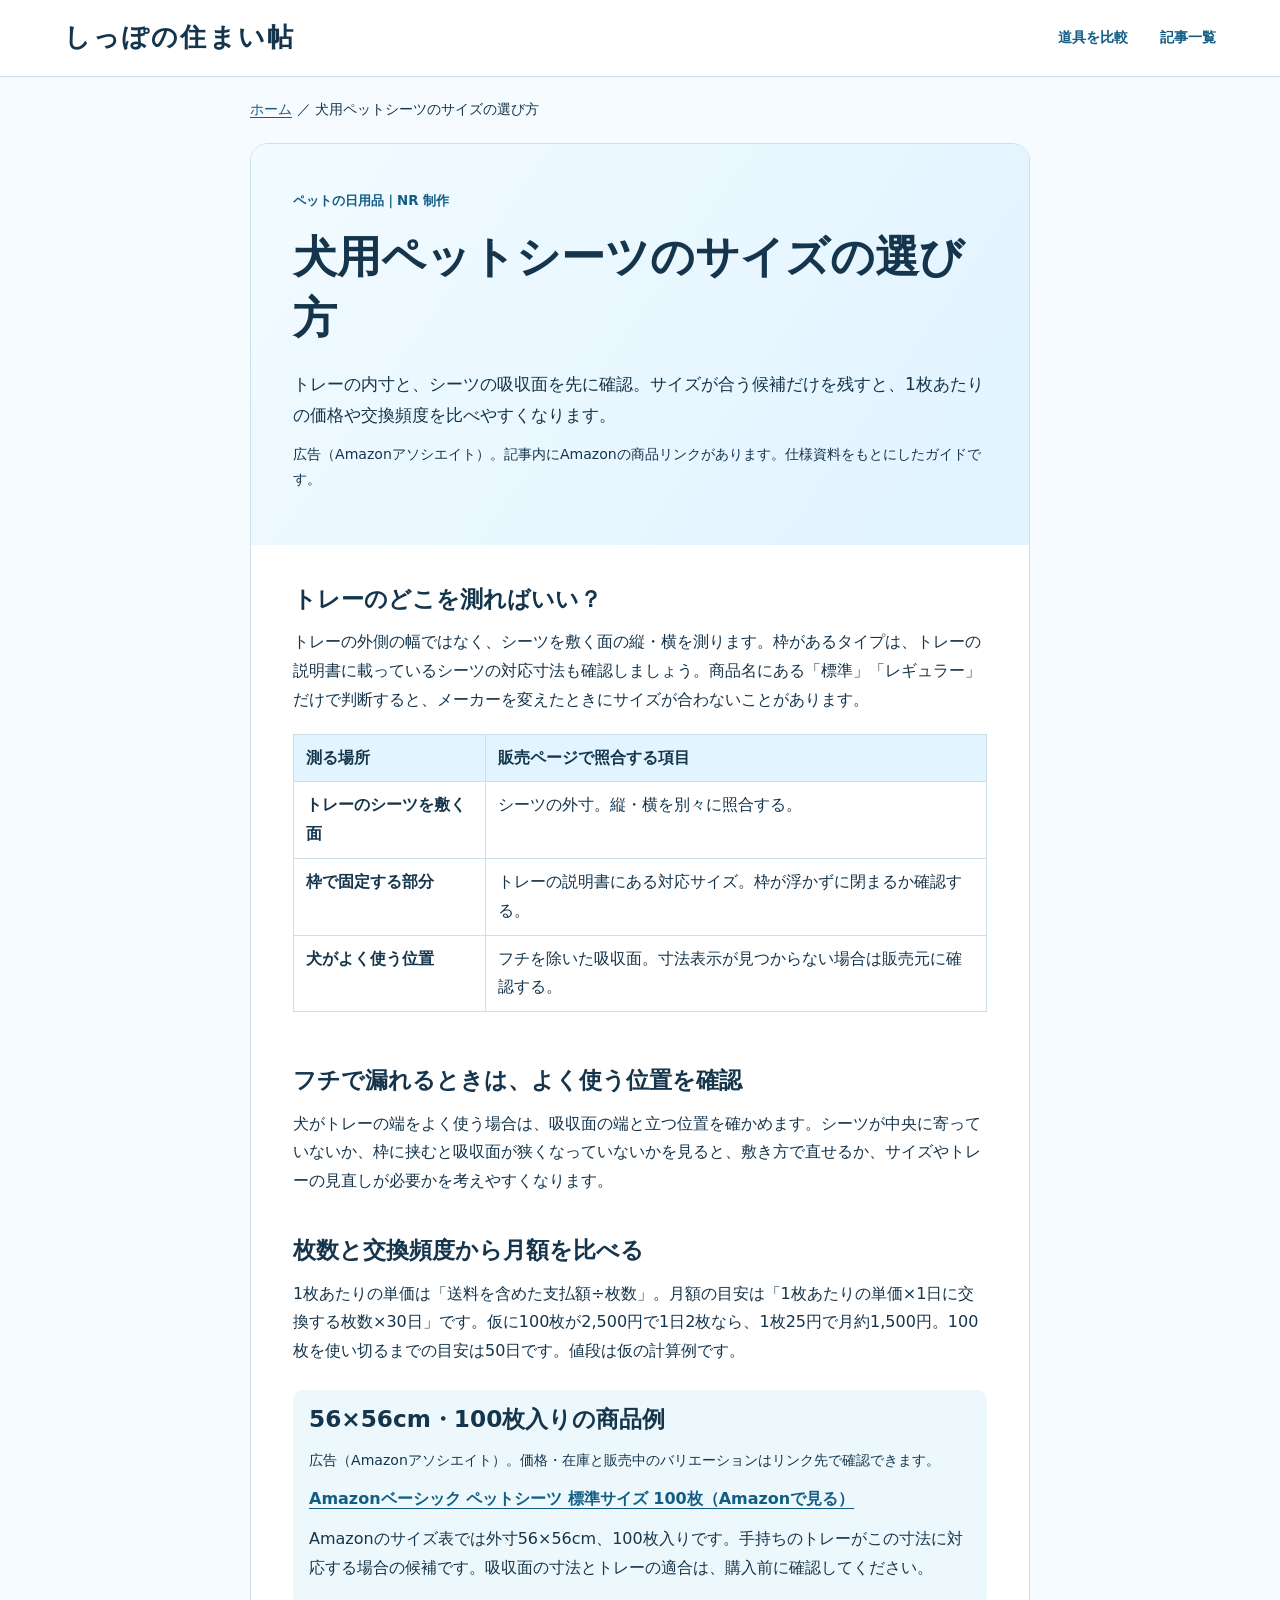
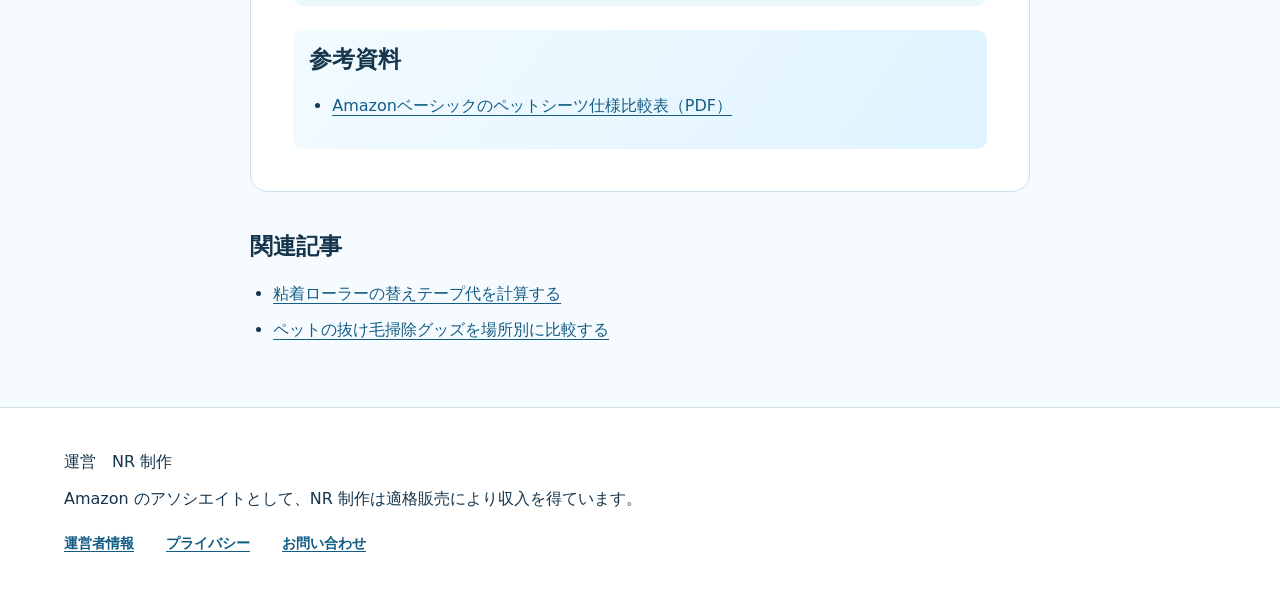
<file: guide/pet-sheet-sizing.html>
<!doctype html>
<html lang="ja"><head>
<meta charset="utf-8"><meta name="viewport" content="width=device-width, initial-scale=1">
<meta name="description" content="犬用ペットシーツはトレーの内寸と吸収面の両方を確認。56×56cm・100枚入りの商品例と、1枚あたりの価格や月額の計算方法をまとめました。">
<title>犬用ペットシーツのサイズの選び方｜トレーの測り方と1枚の単価｜しっぽの住まい帖</title><link rel="canonical" href="https://higenori36-beep.github.io/ketokurasu/guide/pet-sheet-sizing.html"><link rel="stylesheet" href="article.css">
<meta property="og:locale" content="ja_JP">
<meta property="og:site_name" content="しっぽの住まい帖">
<meta property="og:type" content="article">
<meta property="og:title" content="犬用ペットシーツのサイズの選び方｜トレーの測り方と1枚の単価｜しっぽの住まい帖">
<meta property="og:description" content="犬用ペットシーツはトレーの内寸と吸収面の両方を確認。56×56cm・100枚入りの商品例と、1枚あたりの価格や月額の計算方法をまとめました。">
<meta property="og:url" content="https://higenori36-beep.github.io/ketokurasu/guide/pet-sheet-sizing.html">
<script type="application/ld+json">
{
  "@context": "https://schema.org",
  "@graph": [
    {
      "@type": "Article",
      "headline": "犬用ペットシーツのサイズの選び方",
      "description": "犬用ペットシーツはトレーの内寸と吸収面の両方を確認。56×56cm・100枚入りの商品例と、1枚あたりの価格や月額の計算方法をまとめました。",
      "inLanguage": "ja",
      "mainEntityOfPage": {
        "@type": "WebPage",
        "@id": "https://higenori36-beep.github.io/ketokurasu/guide/pet-sheet-sizing.html"
      },
      "author": {
        "@type": "Organization",
        "name": "NR 制作",
        "url": "https://higenori36-beep.github.io/ketokurasu/#about"
      }
    },
    {
      "@type": "BreadcrumbList",
      "itemListElement": [
        {
          "@type": "ListItem",
          "position": 1,
          "name": "ホーム",
          "item": "https://higenori36-beep.github.io/ketokurasu/"
        },
        {
          "@type": "ListItem",
          "position": 2,
          "name": "犬用ペットシーツのサイズの選び方",
          "item": "https://higenori36-beep.github.io/ketokurasu/guide/pet-sheet-sizing.html"
        }
      ]
    }
  ]
}
</script>
</head><body>
<a class="skip" href="#body">本文へ</a>
<header class="sitehead"><div class="wrap headinner">
<a class="brand" href="../">しっぽの住まい帖</a>
<nav aria-label="主要メニュー"><a href="../#catalog">道具を比較</a><a href="../#guides">記事一覧</a></nav>
</div></header>
<main class="wrap guide" id="body">
<nav aria-label="パンくず"><a href="../">ホーム</a> ／ <span aria-current="page">犬用ペットシーツのサイズの選び方</span></nav>
<article>
<header><small>ペットの日用品｜NR 制作</small><h1>犬用ペットシーツのサイズの選び方</h1>
<p class="intro">トレーの内寸と、シーツの吸収面を先に確認。サイズが合う候補だけを残すと、1枚あたりの価格や交換頻度を比べやすくなります。</p>
<p class="adnote">広告（Amazonアソシエイト）。記事内にAmazonの商品リンクがあります。仕様資料をもとにしたガイドです。</p>
</header>
<h2>トレーのどこを測ればいい？</h2>
<p>トレーの外側の幅ではなく、シーツを敷く面の縦・横を測ります。枠があるタイプは、トレーの説明書に載っているシーツの対応寸法も確認しましょう。商品名にある「標準」「レギュラー」だけで判断すると、メーカーを変えたときにサイズが合わないことがあります。</p>
<div class="tablewrap" tabindex="0" role="region" aria-label="犬用ペットシーツ購入前の採寸">
<table class="data"><thead><tr><th scope="col">測る場所</th><th scope="col">販売ページで照合する項目</th></tr></thead><tbody>
<tr><th scope="row">トレーのシーツを敷く面</th><td>シーツの外寸。縦・横を別々に照合する。</td></tr>
<tr><th scope="row">枠で固定する部分</th><td>トレーの説明書にある対応サイズ。枠が浮かずに閉まるか確認する。</td></tr>
<tr><th scope="row">犬がよく使う位置</th><td>フチを除いた吸収面。寸法表示が見つからない場合は販売元に確認する。</td></tr>
</tbody></table>
</div>
<h2>フチで漏れるときは、よく使う位置を確認</h2>
<p>犬がトレーの端をよく使う場合は、吸収面の端と立つ位置を確かめます。シーツが中央に寄っていないか、枠に挟むと吸収面が狭くなっていないかを見ると、敷き方で直せるか、サイズやトレーの見直しが必要かを考えやすくなります。</p>
<h2>枚数と交換頻度から月額を比べる</h2>
<p>1枚あたりの単価は「送料を含めた支払額÷枚数」。月額の目安は「1枚あたりの単価×1日に交換する枚数×30日」です。仮に100枚が2,500円で1日2枚なら、1枚25円で月約1,500円。100枚を使い切るまでの目安は50日です。値段は仮の計算例です。</p>
<section class="shop"><h2>56×56cm・100枚入りの商品例</h2>
<p class="adnote">広告（Amazonアソシエイト）。価格・在庫と販売中のバリエーションはリンク先で確認できます。</p>
<p><a href="https://www.amazon.co.jp/dp/B00MW8G62E?tag=ketokurasu-22" target="_blank" rel="sponsored nofollow noopener">Amazonベーシック ペットシーツ 標準サイズ 100枚（Amazonで見る）</a></p>
<p>Amazonのサイズ表では外寸56×56cm、100枚入りです。手持ちのトレーがこの寸法に対応する場合の候補です。吸収面の寸法とトレーの適合は、購入前に確認してください。</p>
</section>
<section class="refs"><h2>参考資料</h2><ul>
<li><a href="https://images-na.ssl-images-amazon.com/images/I/51ETJ-y3Y8L.pdf">Amazonベーシックのペットシーツ仕様比較表（PDF）</a></li>
</ul></section>
</article>
<nav aria-label="関連記事"><h2>関連記事</h2><ul><li><a href="tape-cost.html">粘着ローラーの替えテープ代を計算する</a></li><li><a href="tools-by-surface.html">ペットの抜け毛掃除グッズを場所別に比較する</a></li></ul></nav>
</main>
<footer class="sitefoot"><div class="wrap"><p>運営　NR 制作</p><p>Amazon のアソシエイトとして、NR 制作は適格販売により収入を得ています。</p><nav aria-label="サイト情報"><a href="../#about">運営者情報</a><a href="../#privacy">プライバシー</a><a href="../#contact">お問い合わせ</a></nav></div></footer>
</body></html>
</file>
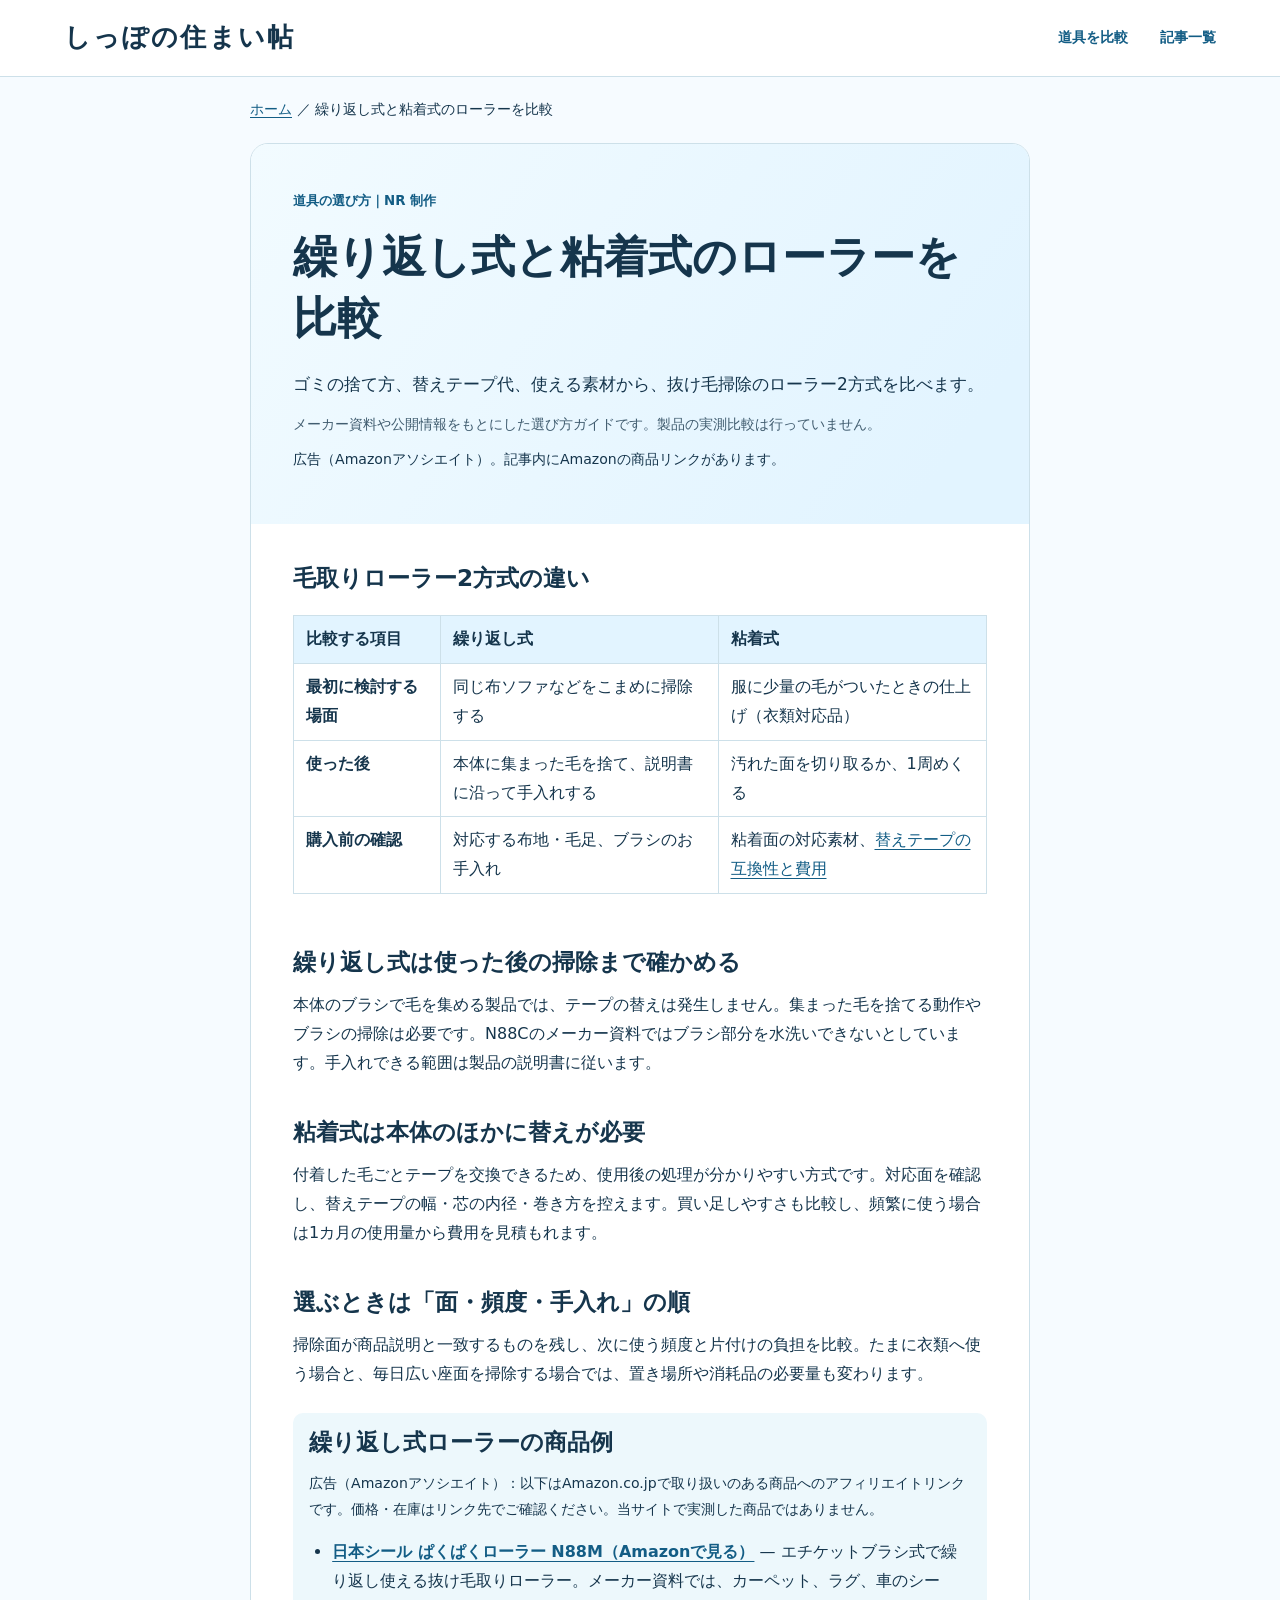
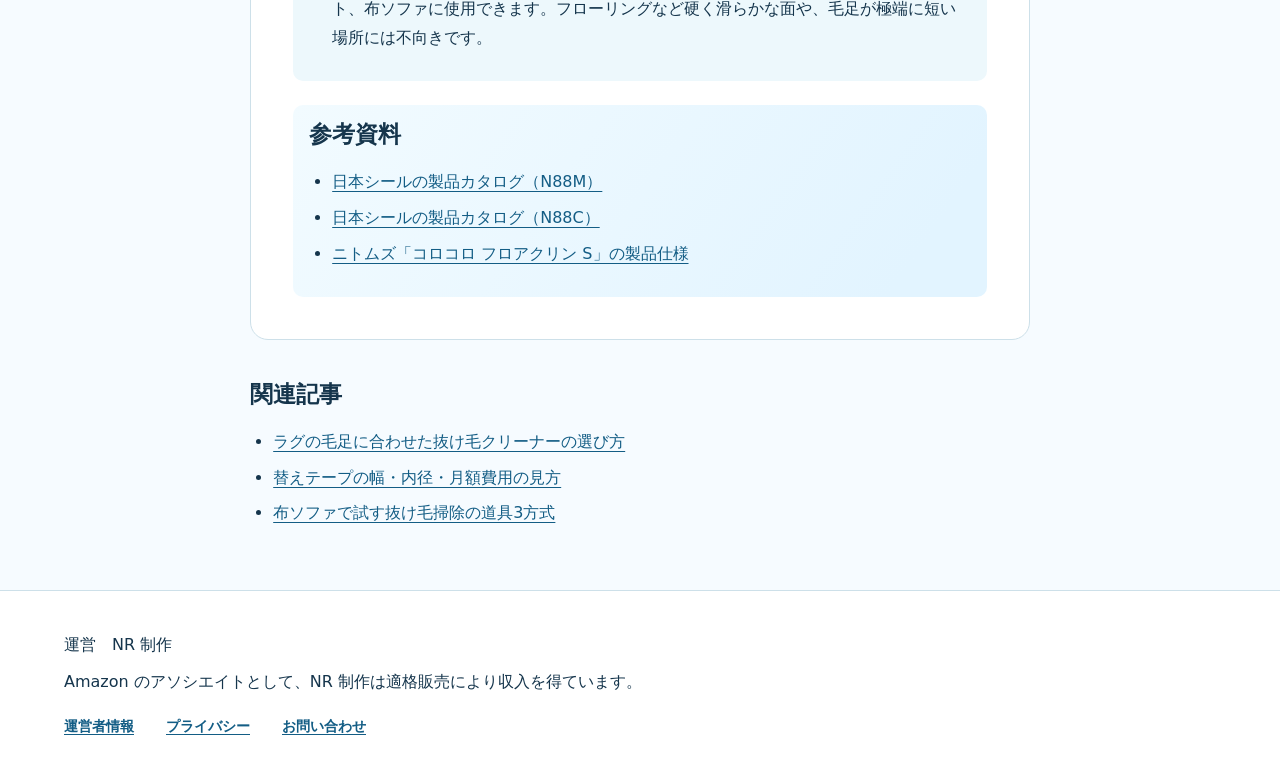
<file: guide/roller-types.html>
<!doctype html>
<html lang="ja"><head>
<meta charset="utf-8"><meta name="viewport" content="width=device-width, initial-scale=1">
<meta name="description" content="犬・猫の抜け毛取りに使う繰り返し式ローラーと粘着ローラーを比較。布ソファ・ラグ・衣類での使い分けと、ゴミ捨てや替えテープの手間を解説します。">
<title>ペットの毛取りローラー比較｜繰り返し式と粘着式の選び方｜しっぽの住まい帖</title><link rel="canonical" href="https://higenori36-beep.github.io/ketokurasu/guide/roller-types.html"><link rel="stylesheet" href="article.css">
<meta property="og:locale" content="ja_JP">
<meta property="og:site_name" content="しっぽの住まい帖">
<meta property="og:type" content="article">
<meta property="og:title" content="ペットの毛取りローラー比較｜繰り返し式と粘着式の選び方｜しっぽの住まい帖">
<meta property="og:description" content="犬・猫の抜け毛取りに使う繰り返し式ローラーと粘着ローラーを比較。布ソファ・ラグ・衣類での使い分けと、ゴミ捨てや替えテープの手間を解説します。">
<meta property="og:url" content="https://higenori36-beep.github.io/ketokurasu/guide/roller-types.html">
<script type="application/ld+json">
{
  "@context": "https://schema.org",
  "@graph": [
    {
      "@type": "Article",
      "headline": "繰り返し式と粘着式のローラーを比較",
      "description": "犬・猫の抜け毛取りに使う繰り返し式ローラーと粘着ローラーを比較。布ソファ・ラグ・衣類での使い分けと、ゴミ捨てや替えテープの手間を解説します。",
      "inLanguage": "ja",
      "mainEntityOfPage": {
        "@type": "WebPage",
        "@id": "https://higenori36-beep.github.io/ketokurasu/guide/roller-types.html"
      },
      "author": {
        "@type": "Organization",
        "name": "NR 制作",
        "url": "https://higenori36-beep.github.io/ketokurasu/#about"
      }
    },
    {
      "@type": "BreadcrumbList",
      "itemListElement": [
        {
          "@type": "ListItem",
          "position": 1,
          "name": "ホーム",
          "item": "https://higenori36-beep.github.io/ketokurasu/"
        },
        {
          "@type": "ListItem",
          "position": 2,
          "name": "繰り返し式と粘着式のローラーを比較",
          "item": "https://higenori36-beep.github.io/ketokurasu/guide/roller-types.html"
        }
      ]
    }
  ]
}
</script>
</head><body>
<a class="skip" href="#body">本文へ</a>
<header class="sitehead"><div class="wrap headinner">
<a class="brand" href="../">しっぽの住まい帖</a>
<nav aria-label="主要メニュー"><a href="../#catalog">道具を比較</a><a href="../#guides">記事一覧</a></nav>
</div></header>
<main class="wrap guide" id="body">
<nav aria-label="パンくず"><a href="../">ホーム</a> ／ <span aria-current="page">繰り返し式と粘着式のローラーを比較</span></nav>
<article><header><small>道具の選び方｜NR 制作</small><h1>繰り返し式と粘着式のローラーを比較</h1><p class="intro">ゴミの捨て方、替えテープ代、使える素材から、抜け毛掃除のローラー2方式を比べます。</p>
<p class="muted">メーカー資料や公開情報をもとにした選び方ガイドです。製品の実測比較は行っていません。</p>
<p class="adnote">広告（Amazonアソシエイト）。記事内にAmazonの商品リンクがあります。</p>
</header>
<h2>毛取りローラー2方式の違い</h2>
<div class="tablewrap" tabindex="0" role="region" aria-label="繰り返し式と粘着式の比較">
<table class="data"><thead><tr><th scope="col">比較する項目</th><th scope="col">繰り返し式</th><th scope="col">粘着式</th></tr></thead><tbody>
<tr><th scope="row">最初に検討する場面</th><td>同じ布ソファなどをこまめに掃除する</td><td>服に少量の毛がついたときの仕上げ（衣類対応品）</td></tr>
<tr><th scope="row">使った後</th><td>本体に集まった毛を捨て、説明書に沿って手入れする</td><td>汚れた面を切り取るか、1周めくる</td></tr>
<tr><th scope="row">購入前の確認</th><td>対応する布地・毛足、ブラシのお手入れ</td><td>粘着面の対応素材、<a href="tape-cost.html">替えテープの互換性と費用</a></td></tr>
</tbody></table>
</div>
<h2>繰り返し式は使った後の掃除まで確かめる</h2>
<p>本体のブラシで毛を集める製品では、テープの替えは発生しません。集まった毛を捨てる動作やブラシの掃除は必要です。N88Cのメーカー資料ではブラシ部分を水洗いできないとしています。手入れできる範囲は製品の説明書に従います。</p>
<h2>粘着式は本体のほかに替えが必要</h2>
<p>付着した毛ごとテープを交換できるため、使用後の処理が分かりやすい方式です。対応面を確認し、替えテープの幅・芯の内径・巻き方を控えます。買い足しやすさも比較し、頻繁に使う場合は1カ月の使用量から費用を見積もれます。</p>
<h2>選ぶときは「面・頻度・手入れ」の順</h2>
<p>掃除面が商品説明と一致するものを残し、次に使う頻度と片付けの負担を比較。たまに衣類へ使う場合と、毎日広い座面を掃除する場合では、置き場所や消耗品の必要量も変わります。</p>
<section class="shop"><h2>繰り返し式ローラーの商品例</h2><p class="adnote">広告（Amazonアソシエイト）：以下はAmazon.co.jpで取り扱いのある商品へのアフィリエイトリンクです。価格・在庫はリンク先でご確認ください。当サイトで実測した商品ではありません。</p><ul><li><a href="https://www.amazon.co.jp/dp/B0BT6VCS74?tag=ketokurasu-22" target="_blank" rel="sponsored nofollow noopener">日本シール ぱくぱくローラー N88M（Amazonで見る）</a> — エチケットブラシ式で繰り返し使える抜け毛取りローラー。メーカー資料では、カーペット、ラグ、車のシート、布ソファに使用できます。フローリングなど硬く滑らかな面や、毛足が極端に短い場所には不向きです。</li></ul></section>
<section class="refs"><h2>参考資料</h2><ul><li><a href="https://nipponseal.co.jp/wordpress/wp-content/uploads/2025/05/catalog_n88m.pdf">日本シールの製品カタログ（N88M）</a></li><li><a href="https://nipponseal.co.jp/wordpress/wp-content/uploads/2026/02/catalogALL_202602_%E5%9C%A7%E7%B8%AE.pdf">日本シールの製品カタログ（N88C）</a></li><li><a href="https://colocolo.nitoms.com/lineup/detail-1147/">ニトムズ「コロコロ フロアクリン S」の製品仕様</a></li></ul></section>
</article>
<nav aria-label="関連記事"><h2>関連記事</h2><ul><li><a href="rug-pile.html">ラグの毛足に合わせた抜け毛クリーナーの選び方</a></li><li><a href="tape-cost.html">替えテープの幅・内径・月額費用の見方</a></li><li><a href="sofa-order.html">布ソファで試す抜け毛掃除の道具3方式</a></li></ul></nav>
</main>
<footer class="sitefoot"><div class="wrap"><p>運営　NR 制作</p><p>Amazon のアソシエイトとして、NR 制作は適格販売により収入を得ています。</p><nav aria-label="サイト情報"><a href="../#about">運営者情報</a><a href="../#privacy">プライバシー</a><a href="../#contact">お問い合わせ</a></nav></div></footer>
</body></html>
</file>
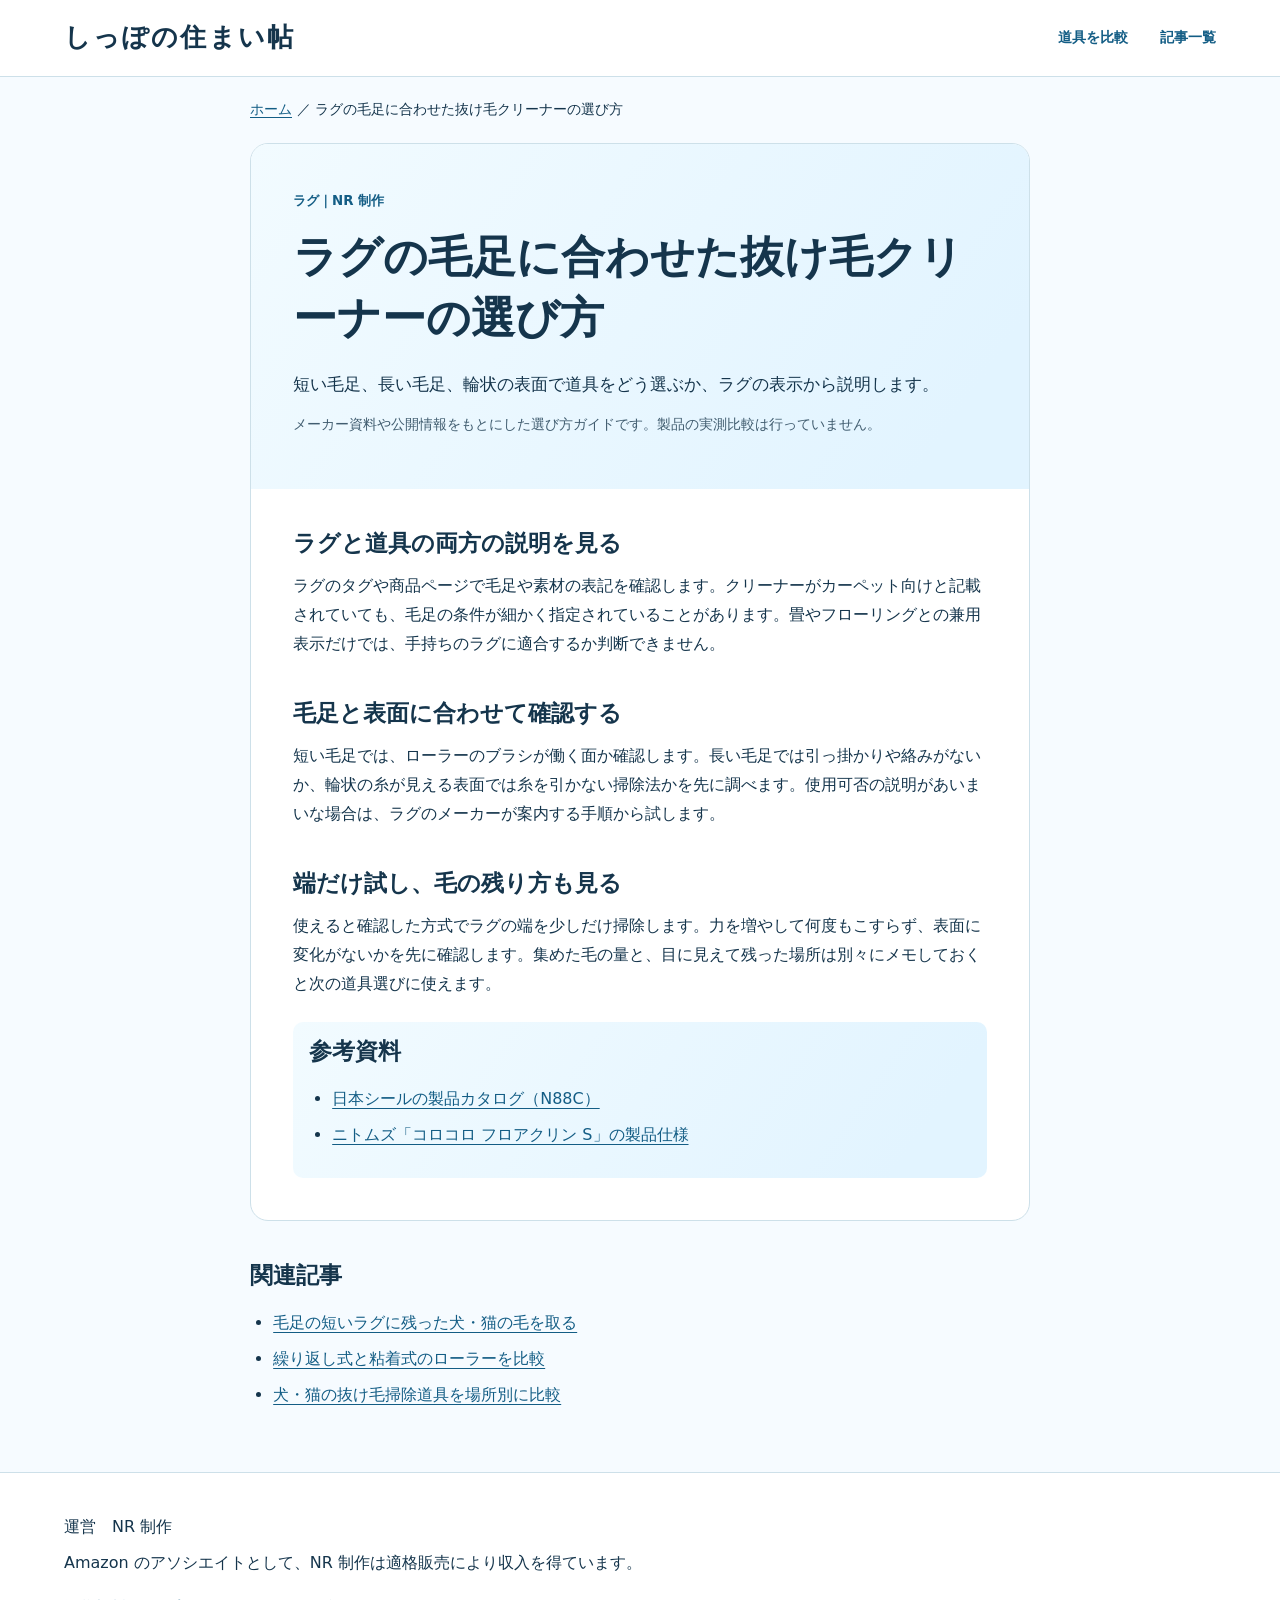
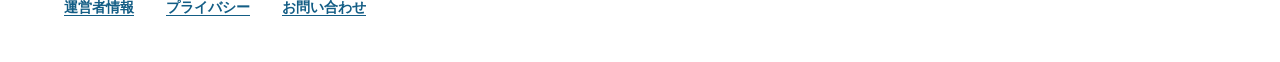
<file: guide/rug-pile.html>
<!doctype html>
<html lang="ja"><head>
<meta charset="utf-8"><meta name="viewport" content="width=device-width, initial-scale=1">
<meta name="description" content="ラグやカーペットの毛足と掃除道具の対応面を確認し、犬・猫の毛が取れるか目立たない端で試す手順を紹介します。">
<title>ラグ・カーペットの犬猫の毛取り｜毛足別のクリーナー選び｜しっぽの住まい帖</title><link rel="canonical" href="https://higenori36-beep.github.io/ketokurasu/guide/rug-pile.html"><link rel="stylesheet" href="article.css">
<meta property="og:locale" content="ja_JP">
<meta property="og:site_name" content="しっぽの住まい帖">
<meta property="og:type" content="article">
<meta property="og:title" content="ラグ・カーペットの犬猫の毛取り｜毛足別のクリーナー選び｜しっぽの住まい帖">
<meta property="og:description" content="ラグやカーペットの毛足と掃除道具の対応面を確認し、犬・猫の毛が取れるか目立たない端で試す手順を紹介します。">
<meta property="og:url" content="https://higenori36-beep.github.io/ketokurasu/guide/rug-pile.html">
<script type="application/ld+json">
{
  "@context": "https://schema.org",
  "@graph": [
    {
      "@type": "Article",
      "headline": "ラグの毛足に合わせた抜け毛クリーナーの選び方",
      "description": "ラグやカーペットの毛足と掃除道具の対応面を確認し、犬・猫の毛が取れるか目立たない端で試す手順を紹介します。",
      "inLanguage": "ja",
      "mainEntityOfPage": {
        "@type": "WebPage",
        "@id": "https://higenori36-beep.github.io/ketokurasu/guide/rug-pile.html"
      },
      "author": {
        "@type": "Organization",
        "name": "NR 制作",
        "url": "https://higenori36-beep.github.io/ketokurasu/#about"
      }
    },
    {
      "@type": "BreadcrumbList",
      "itemListElement": [
        {
          "@type": "ListItem",
          "position": 1,
          "name": "ホーム",
          "item": "https://higenori36-beep.github.io/ketokurasu/"
        },
        {
          "@type": "ListItem",
          "position": 2,
          "name": "ラグの毛足に合わせた抜け毛クリーナーの選び方",
          "item": "https://higenori36-beep.github.io/ketokurasu/guide/rug-pile.html"
        }
      ]
    }
  ]
}
</script>
</head><body>
<a class="skip" href="#body">本文へ</a>
<header class="sitehead"><div class="wrap headinner">
<a class="brand" href="../">しっぽの住まい帖</a>
<nav aria-label="主要メニュー"><a href="../#catalog">道具を比較</a><a href="../#guides">記事一覧</a></nav>
</div></header>
<main class="wrap guide" id="body">
<nav aria-label="パンくず"><a href="../">ホーム</a> ／ <span aria-current="page">ラグの毛足に合わせた抜け毛クリーナーの選び方</span></nav>
<article><header><small>ラグ｜NR 制作</small><h1>ラグの毛足に合わせた抜け毛クリーナーの選び方</h1><p class="intro">短い毛足、長い毛足、輪状の表面で道具をどう選ぶか、ラグの表示から説明します。</p>
<p class="muted">メーカー資料や公開情報をもとにした選び方ガイドです。製品の実測比較は行っていません。</p>
</header>
<h2>ラグと道具の両方の説明を見る</h2>
<p>ラグのタグや商品ページで毛足や素材の表記を確認します。クリーナーがカーペット向けと記載されていても、毛足の条件が細かく指定されていることがあります。畳やフローリングとの兼用表示だけでは、手持ちのラグに適合するか判断できません。</p>
<h2>毛足と表面に合わせて確認する</h2>
<p>短い毛足では、ローラーのブラシが働く面か確認します。長い毛足では引っ掛かりや絡みがないか、輪状の糸が見える表面では糸を引かない掃除法かを先に調べます。使用可否の説明があいまいな場合は、ラグのメーカーが案内する手順から試します。</p>
<h2>端だけ試し、毛の残り方も見る</h2>
<p>使えると確認した方式でラグの端を少しだけ掃除します。力を増やして何度もこすらず、表面に変化がないかを先に確認します。集めた毛の量と、目に見えて残った場所は別々にメモしておくと次の道具選びに使えます。</p>
<section class="refs"><h2>参考資料</h2><ul><li><a href="https://nipponseal.co.jp/wordpress/wp-content/uploads/2026/02/catalogALL_202602_%E5%9C%A7%E7%B8%AE.pdf">日本シールの製品カタログ（N88C）</a></li><li><a href="https://colocolo.nitoms.com/lineup/detail-1147/">ニトムズ「コロコロ フロアクリン S」の製品仕様</a></li></ul></section>
</article>
<nav aria-label="関連記事"><h2>関連記事</h2><ul><li><a href="short-rug.html">毛足の短いラグに残った犬・猫の毛を取る</a></li><li><a href="roller-types.html">繰り返し式と粘着式のローラーを比較</a></li><li><a href="tools-by-surface.html">犬・猫の抜け毛掃除道具を場所別に比較</a></li></ul></nav>
</main>
<footer class="sitefoot"><div class="wrap"><p>運営　NR 制作</p><p>Amazon のアソシエイトとして、NR 制作は適格販売により収入を得ています。</p><nav aria-label="サイト情報"><a href="../#about">運営者情報</a><a href="../#privacy">プライバシー</a><a href="../#contact">お問い合わせ</a></nav></div></footer>
</body></html>
</file>
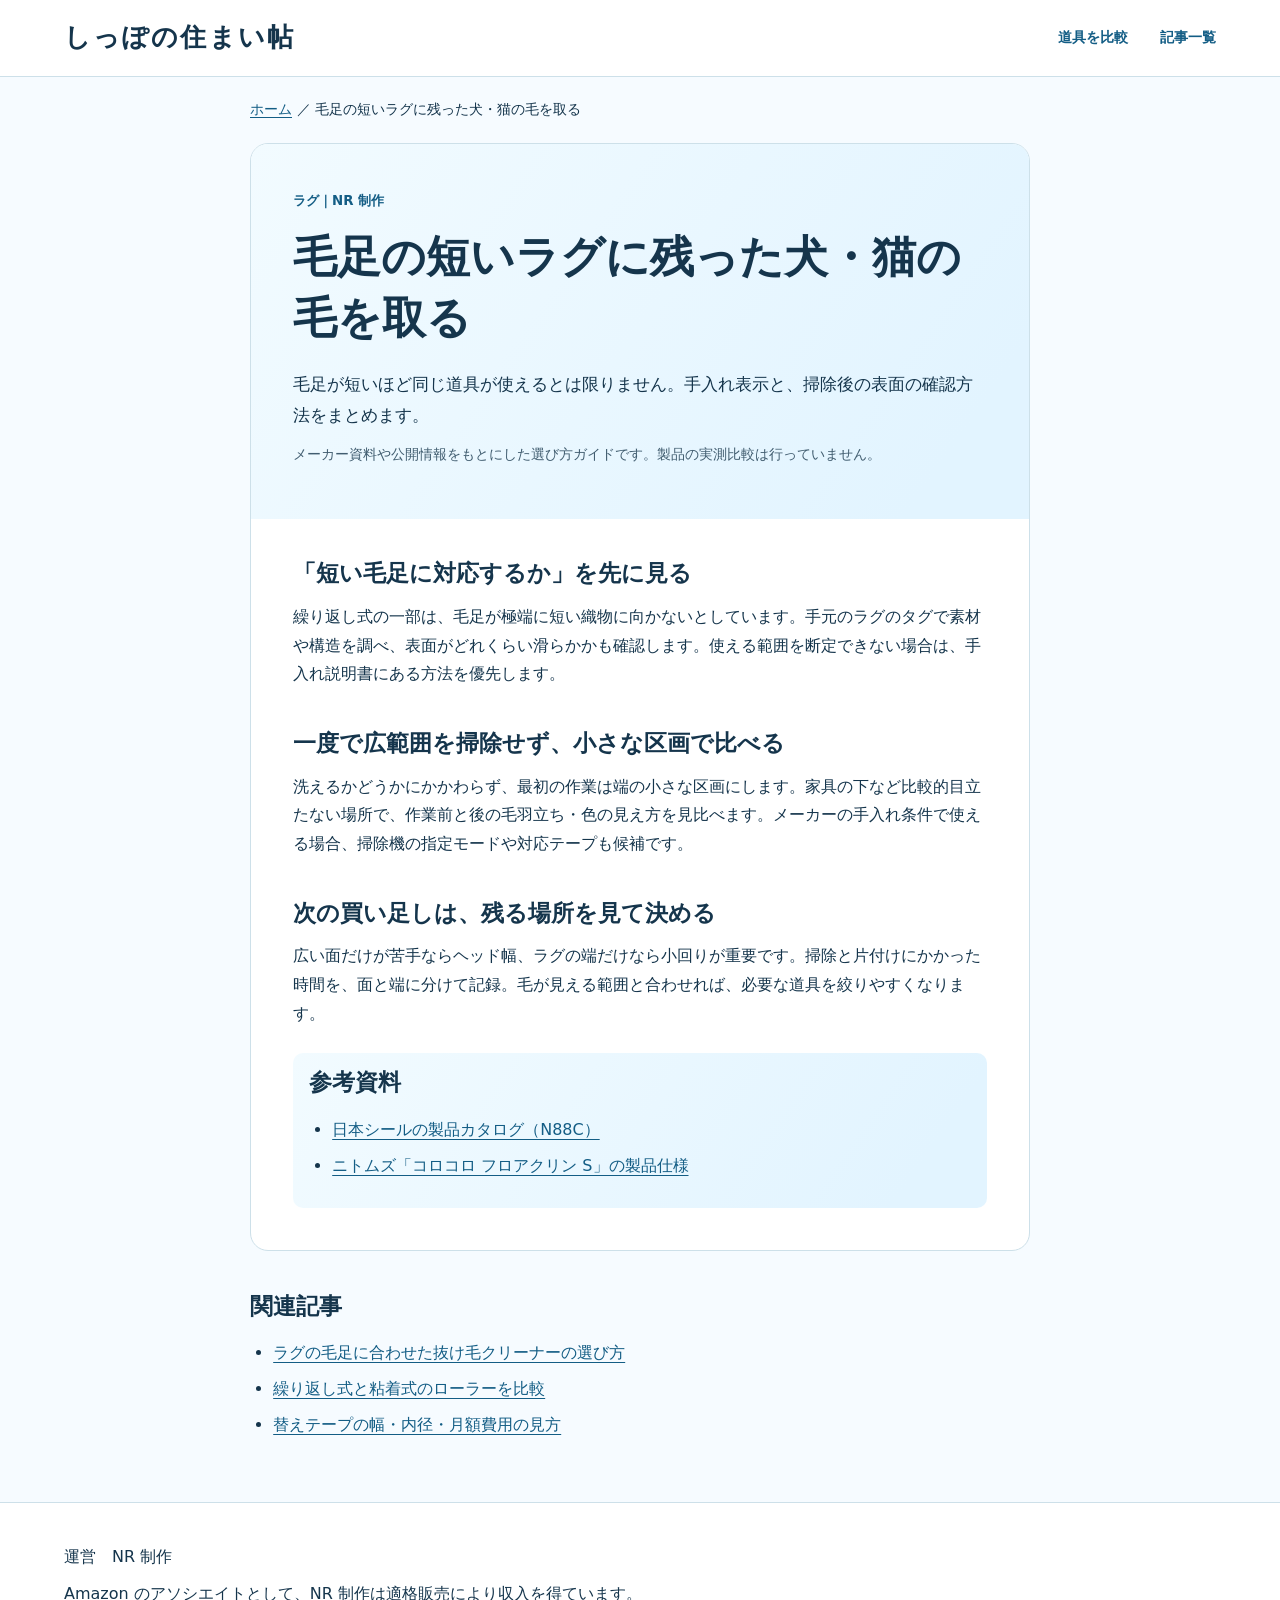
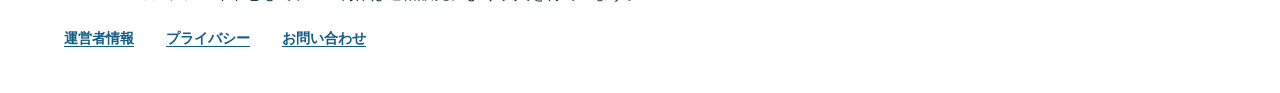
<file: guide/short-rug.html>
<!doctype html>
<html lang="ja"><head>
<meta charset="utf-8"><meta name="viewport" content="width=device-width, initial-scale=1">
<meta name="description" content="短い毛足のラグで犬・猫の抜け毛が残るときに。対応表示の見方と、手持ちの道具を小さな区画で試す方法を紹介します。">
<title>毛足の短いラグに残る犬・猫の毛の取り方｜しっぽの住まい帖</title><link rel="canonical" href="https://higenori36-beep.github.io/ketokurasu/guide/short-rug.html"><link rel="stylesheet" href="article.css">
<meta property="og:locale" content="ja_JP">
<meta property="og:site_name" content="しっぽの住まい帖">
<meta property="og:type" content="article">
<meta property="og:title" content="毛足の短いラグに残る犬・猫の毛の取り方｜しっぽの住まい帖">
<meta property="og:description" content="短い毛足のラグで犬・猫の抜け毛が残るときに。対応表示の見方と、手持ちの道具を小さな区画で試す方法を紹介します。">
<meta property="og:url" content="https://higenori36-beep.github.io/ketokurasu/guide/short-rug.html">
<script type="application/ld+json">
{
  "@context": "https://schema.org",
  "@graph": [
    {
      "@type": "Article",
      "headline": "毛足の短いラグに残った犬・猫の毛を取る",
      "description": "短い毛足のラグで犬・猫の抜け毛が残るときに。対応表示の見方と、手持ちの道具を小さな区画で試す方法を紹介します。",
      "inLanguage": "ja",
      "mainEntityOfPage": {
        "@type": "WebPage",
        "@id": "https://higenori36-beep.github.io/ketokurasu/guide/short-rug.html"
      },
      "author": {
        "@type": "Organization",
        "name": "NR 制作",
        "url": "https://higenori36-beep.github.io/ketokurasu/#about"
      }
    },
    {
      "@type": "BreadcrumbList",
      "itemListElement": [
        {
          "@type": "ListItem",
          "position": 1,
          "name": "ホーム",
          "item": "https://higenori36-beep.github.io/ketokurasu/"
        },
        {
          "@type": "ListItem",
          "position": 2,
          "name": "毛足の短いラグに残った犬・猫の毛を取る",
          "item": "https://higenori36-beep.github.io/ketokurasu/guide/short-rug.html"
        }
      ]
    }
  ]
}
</script>
</head><body>
<a class="skip" href="#body">本文へ</a>
<header class="sitehead"><div class="wrap headinner">
<a class="brand" href="../">しっぽの住まい帖</a>
<nav aria-label="主要メニュー"><a href="../#catalog">道具を比較</a><a href="../#guides">記事一覧</a></nav>
</div></header>
<main class="wrap guide" id="body">
<nav aria-label="パンくず"><a href="../">ホーム</a> ／ <span aria-current="page">毛足の短いラグに残った犬・猫の毛を取る</span></nav>
<article><header><small>ラグ｜NR 制作</small><h1>毛足の短いラグに残った犬・猫の毛を取る</h1><p class="intro">毛足が短いほど同じ道具が使えるとは限りません。手入れ表示と、掃除後の表面の確認方法をまとめます。</p>
<p class="muted">メーカー資料や公開情報をもとにした選び方ガイドです。製品の実測比較は行っていません。</p>
</header>
<h2>「短い毛足に対応するか」を先に見る</h2>
<p>繰り返し式の一部は、毛足が極端に短い織物に向かないとしています。手元のラグのタグで素材や構造を調べ、表面がどれくらい滑らかかも確認します。使える範囲を断定できない場合は、手入れ説明書にある方法を優先します。</p>
<h2>一度で広範囲を掃除せず、小さな区画で比べる</h2>
<p>洗えるかどうかにかかわらず、最初の作業は端の小さな区画にします。家具の下など比較的目立たない場所で、作業前と後の毛羽立ち・色の見え方を見比べます。メーカーの手入れ条件で使える場合、掃除機の指定モードや対応テープも候補です。</p>
<h2>次の買い足しは、残る場所を見て決める</h2>
<p>広い面だけが苦手ならヘッド幅、ラグの端だけなら小回りが重要です。掃除と片付けにかかった時間を、面と端に分けて記録。毛が見える範囲と合わせれば、必要な道具を絞りやすくなります。</p>
<section class="refs"><h2>参考資料</h2><ul><li><a href="https://nipponseal.co.jp/wordpress/wp-content/uploads/2026/02/catalogALL_202602_%E5%9C%A7%E7%B8%AE.pdf">日本シールの製品カタログ（N88C）</a></li><li><a href="https://colocolo.nitoms.com/lineup/detail-1147/">ニトムズ「コロコロ フロアクリン S」の製品仕様</a></li></ul></section>
</article>
<nav aria-label="関連記事"><h2>関連記事</h2><ul><li><a href="rug-pile.html">ラグの毛足に合わせた抜け毛クリーナーの選び方</a></li><li><a href="roller-types.html">繰り返し式と粘着式のローラーを比較</a></li><li><a href="tape-cost.html">替えテープの幅・内径・月額費用の見方</a></li></ul></nav>
</main>
<footer class="sitefoot"><div class="wrap"><p>運営　NR 制作</p><p>Amazon のアソシエイトとして、NR 制作は適格販売により収入を得ています。</p><nav aria-label="サイト情報"><a href="../#about">運営者情報</a><a href="../#privacy">プライバシー</a><a href="../#contact">お問い合わせ</a></nav></div></footer>
</body></html>
</file>
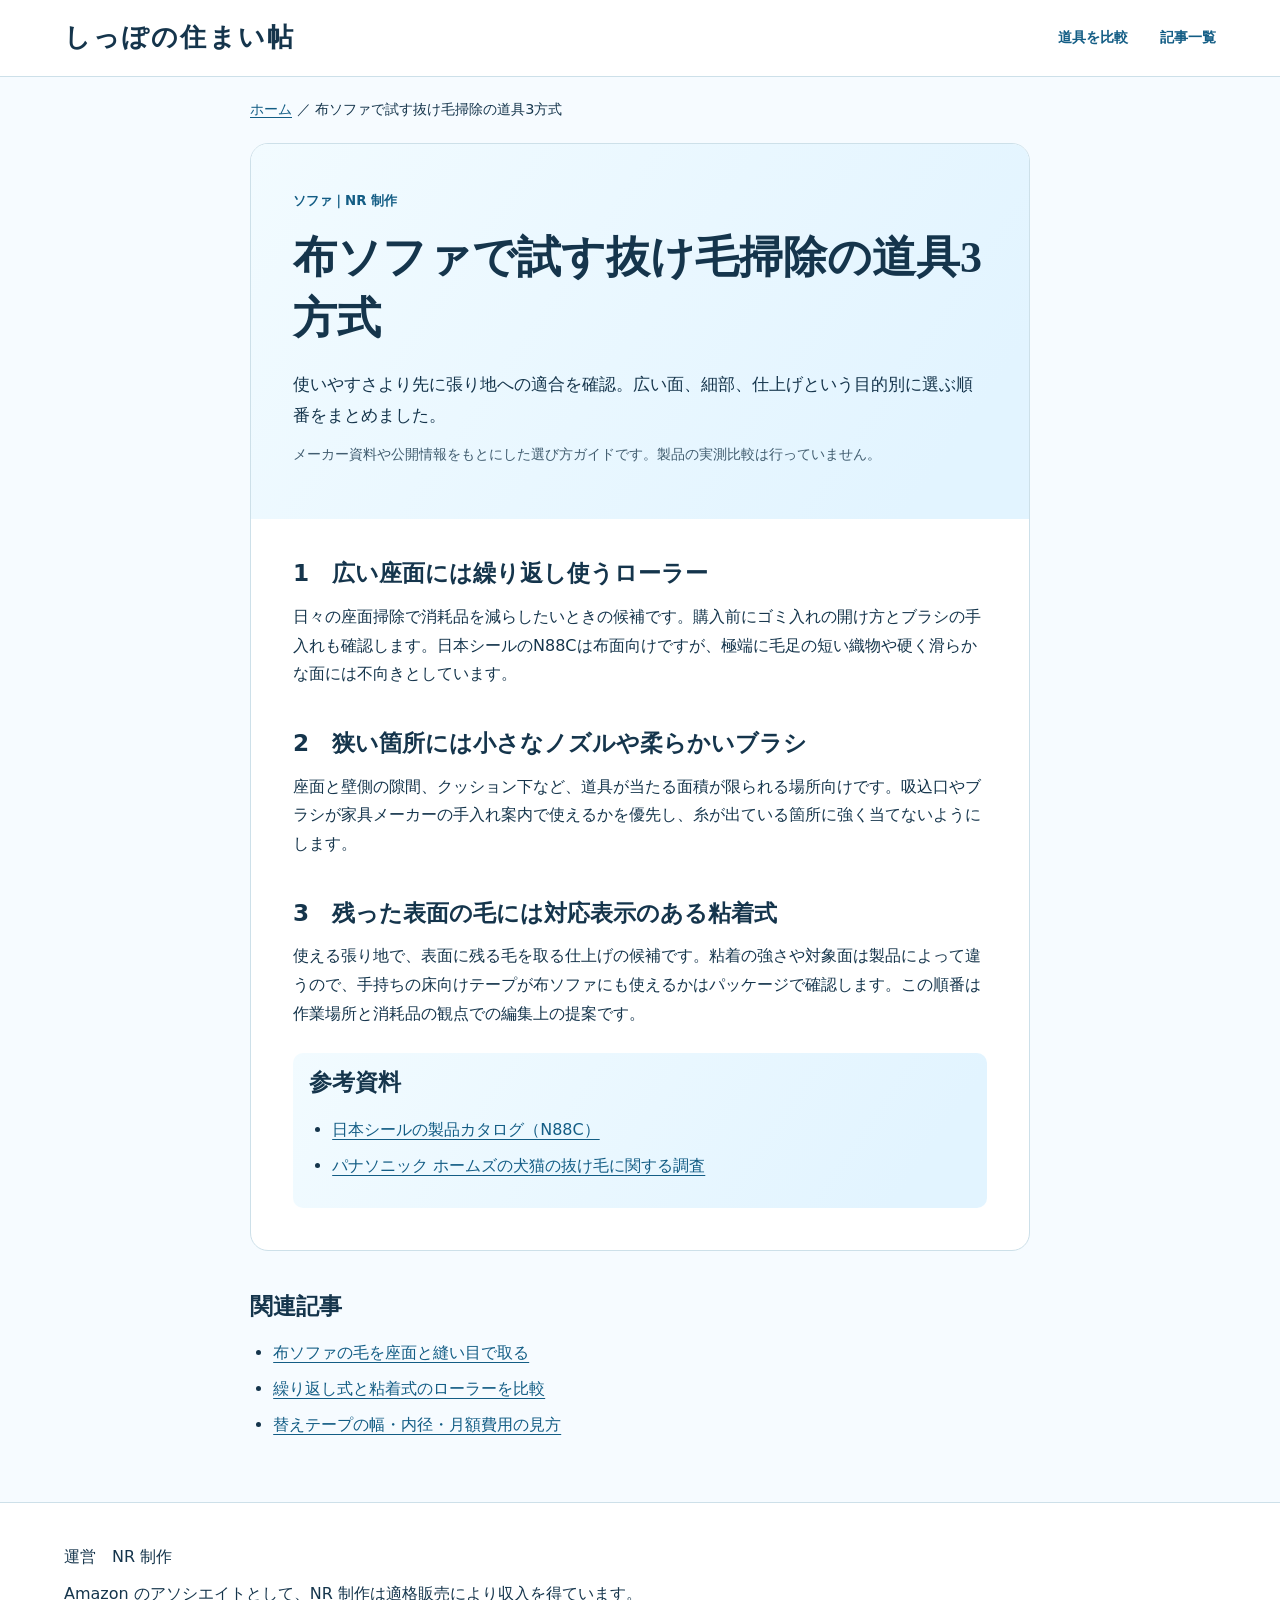
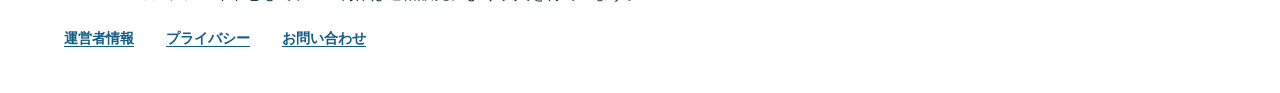
<file: guide/sofa-order.html>
<!doctype html>
<html lang="ja"><head>
<meta charset="utf-8"><meta name="viewport" content="width=device-width, initial-scale=1">
<meta name="description" content="布ソファの犬・猫の毛を取る道具を、広い座面、狭い縫い目、仕上げの3段階で紹介。繰り返し式と粘着式の使いどころがわかります。">
<title>布ソファのペット毛に使う掃除道具3種類｜使う順番も解説｜しっぽの住まい帖</title><link rel="canonical" href="https://higenori36-beep.github.io/ketokurasu/guide/sofa-order.html"><link rel="stylesheet" href="article.css">
<meta property="og:locale" content="ja_JP">
<meta property="og:site_name" content="しっぽの住まい帖">
<meta property="og:type" content="article">
<meta property="og:title" content="布ソファのペット毛に使う掃除道具3種類｜使う順番も解説｜しっぽの住まい帖">
<meta property="og:description" content="布ソファの犬・猫の毛を取る道具を、広い座面、狭い縫い目、仕上げの3段階で紹介。繰り返し式と粘着式の使いどころがわかります。">
<meta property="og:url" content="https://higenori36-beep.github.io/ketokurasu/guide/sofa-order.html">
<script type="application/ld+json">
{
  "@context": "https://schema.org",
  "@graph": [
    {
      "@type": "Article",
      "headline": "布ソファで試す抜け毛掃除の道具3方式",
      "description": "布ソファの犬・猫の毛を取る道具を、広い座面、狭い縫い目、仕上げの3段階で紹介。繰り返し式と粘着式の使いどころがわかります。",
      "inLanguage": "ja",
      "mainEntityOfPage": {
        "@type": "WebPage",
        "@id": "https://higenori36-beep.github.io/ketokurasu/guide/sofa-order.html"
      },
      "author": {
        "@type": "Organization",
        "name": "NR 制作",
        "url": "https://higenori36-beep.github.io/ketokurasu/#about"
      }
    },
    {
      "@type": "BreadcrumbList",
      "itemListElement": [
        {
          "@type": "ListItem",
          "position": 1,
          "name": "ホーム",
          "item": "https://higenori36-beep.github.io/ketokurasu/"
        },
        {
          "@type": "ListItem",
          "position": 2,
          "name": "布ソファで試す抜け毛掃除の道具3方式",
          "item": "https://higenori36-beep.github.io/ketokurasu/guide/sofa-order.html"
        }
      ]
    }
  ]
}
</script>
</head><body>
<a class="skip" href="#body">本文へ</a>
<header class="sitehead"><div class="wrap headinner">
<a class="brand" href="../">しっぽの住まい帖</a>
<nav aria-label="主要メニュー"><a href="../#catalog">道具を比較</a><a href="../#guides">記事一覧</a></nav>
</div></header>
<main class="wrap guide" id="body">
<nav aria-label="パンくず"><a href="../">ホーム</a> ／ <span aria-current="page">布ソファで試す抜け毛掃除の道具3方式</span></nav>
<article><header><small>ソファ｜NR 制作</small><h1>布ソファで試す抜け毛掃除の道具3方式</h1><p class="intro">使いやすさより先に張り地への適合を確認。広い面、細部、仕上げという目的別に選ぶ順番をまとめました。</p>
<p class="muted">メーカー資料や公開情報をもとにした選び方ガイドです。製品の実測比較は行っていません。</p>
</header>
<h2>1　広い座面には繰り返し使うローラー</h2>
<p>日々の座面掃除で消耗品を減らしたいときの候補です。購入前にゴミ入れの開け方とブラシの手入れも確認します。日本シールのN88Cは布面向けですが、極端に毛足の短い織物や硬く滑らかな面には不向きとしています。</p>
<h2>2　狭い箇所には小さなノズルや柔らかいブラシ</h2>
<p>座面と壁側の隙間、クッション下など、道具が当たる面積が限られる場所向けです。吸込口やブラシが家具メーカーの手入れ案内で使えるかを優先し、糸が出ている箇所に強く当てないようにします。</p>
<h2>3　残った表面の毛には対応表示のある粘着式</h2>
<p>使える張り地で、表面に残る毛を取る仕上げの候補です。粘着の強さや対象面は製品によって違うので、手持ちの床向けテープが布ソファにも使えるかはパッケージで確認します。この順番は作業場所と消耗品の観点での編集上の提案です。</p>
<section class="refs"><h2>参考資料</h2><ul><li><a href="https://nipponseal.co.jp/wordpress/wp-content/uploads/2026/02/catalogALL_202602_%E5%9C%A7%E7%B8%AE.pdf">日本シールの製品カタログ（N88C）</a></li><li><a href="https://homes.panasonic.com/column/80043/">パナソニック ホームズの犬猫の抜け毛に関する調査</a></li></ul></section>
</article>
<nav aria-label="関連記事"><h2>関連記事</h2><ul><li><a href="sofa-seams.html">布ソファの毛を座面と縫い目で取る</a></li><li><a href="roller-types.html">繰り返し式と粘着式のローラーを比較</a></li><li><a href="tape-cost.html">替えテープの幅・内径・月額費用の見方</a></li></ul></nav>
</main>
<footer class="sitefoot"><div class="wrap"><p>運営　NR 制作</p><p>Amazon のアソシエイトとして、NR 制作は適格販売により収入を得ています。</p><nav aria-label="サイト情報"><a href="../#about">運営者情報</a><a href="../#privacy">プライバシー</a><a href="../#contact">お問い合わせ</a></nav></div></footer>
</body></html>
</file>
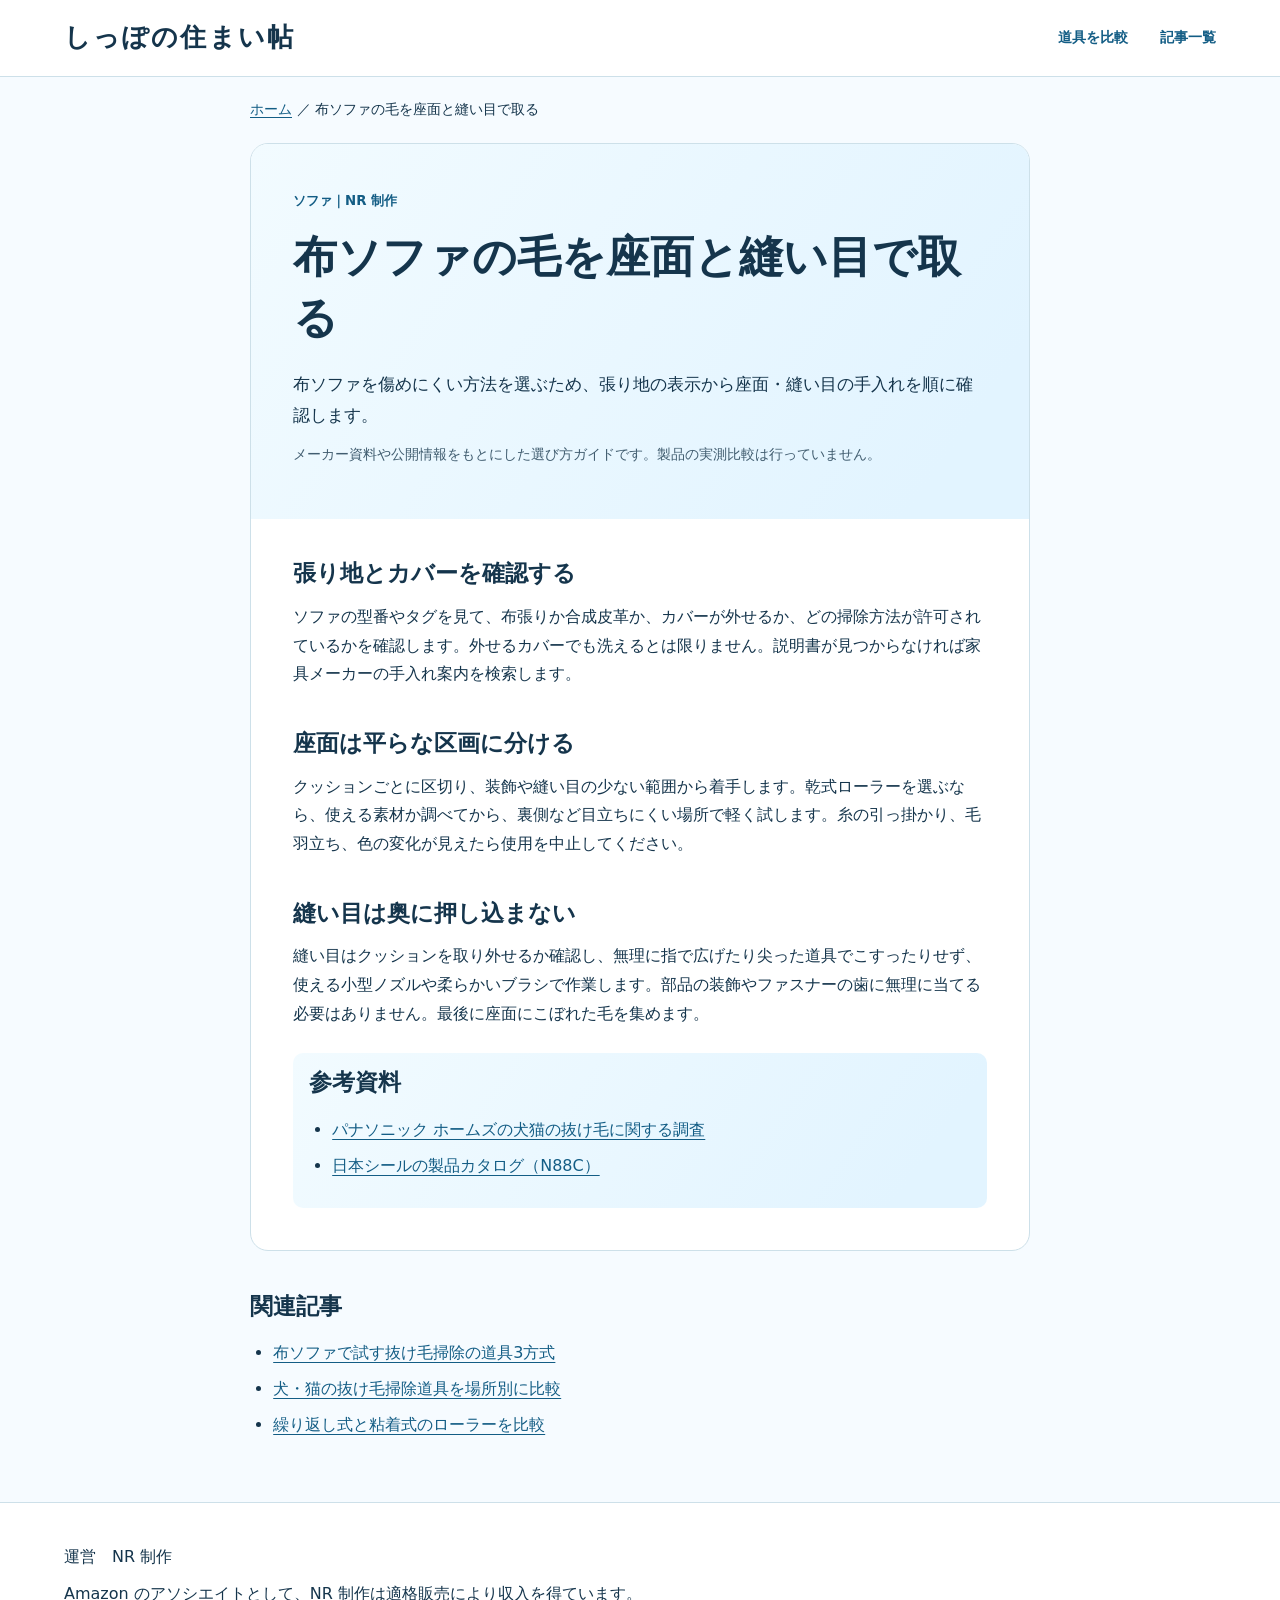
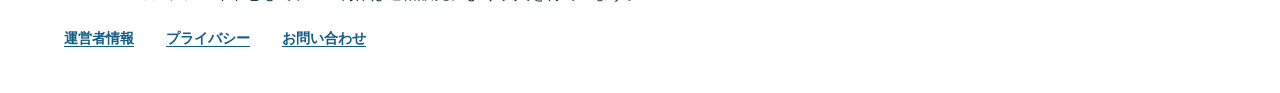
<file: guide/sofa-seams.html>
<!doctype html>
<html lang="ja"><head>
<meta charset="utf-8"><meta name="viewport" content="width=device-width, initial-scale=1">
<meta name="description" content="布ソファについた犬・猫の毛を、広い座面と縫い目に分けて掃除する方法。カバーや張り地の確認から取り残し対策まで解説します。">
<title>布ソファについた犬・猫の毛の取り方｜座面と縫い目｜しっぽの住まい帖</title><link rel="canonical" href="https://higenori36-beep.github.io/ketokurasu/guide/sofa-seams.html"><link rel="stylesheet" href="article.css">
<meta property="og:locale" content="ja_JP">
<meta property="og:site_name" content="しっぽの住まい帖">
<meta property="og:type" content="article">
<meta property="og:title" content="布ソファについた犬・猫の毛の取り方｜座面と縫い目｜しっぽの住まい帖">
<meta property="og:description" content="布ソファについた犬・猫の毛を、広い座面と縫い目に分けて掃除する方法。カバーや張り地の確認から取り残し対策まで解説します。">
<meta property="og:url" content="https://higenori36-beep.github.io/ketokurasu/guide/sofa-seams.html">
<script type="application/ld+json">
{
  "@context": "https://schema.org",
  "@graph": [
    {
      "@type": "Article",
      "headline": "布ソファの毛を座面と縫い目で取る",
      "description": "布ソファについた犬・猫の毛を、広い座面と縫い目に分けて掃除する方法。カバーや張り地の確認から取り残し対策まで解説します。",
      "inLanguage": "ja",
      "mainEntityOfPage": {
        "@type": "WebPage",
        "@id": "https://higenori36-beep.github.io/ketokurasu/guide/sofa-seams.html"
      },
      "author": {
        "@type": "Organization",
        "name": "NR 制作",
        "url": "https://higenori36-beep.github.io/ketokurasu/#about"
      }
    },
    {
      "@type": "BreadcrumbList",
      "itemListElement": [
        {
          "@type": "ListItem",
          "position": 1,
          "name": "ホーム",
          "item": "https://higenori36-beep.github.io/ketokurasu/"
        },
        {
          "@type": "ListItem",
          "position": 2,
          "name": "布ソファの毛を座面と縫い目で取る",
          "item": "https://higenori36-beep.github.io/ketokurasu/guide/sofa-seams.html"
        }
      ]
    }
  ]
}
</script>
</head><body>
<a class="skip" href="#body">本文へ</a>
<header class="sitehead"><div class="wrap headinner">
<a class="brand" href="../">しっぽの住まい帖</a>
<nav aria-label="主要メニュー"><a href="../#catalog">道具を比較</a><a href="../#guides">記事一覧</a></nav>
</div></header>
<main class="wrap guide" id="body">
<nav aria-label="パンくず"><a href="../">ホーム</a> ／ <span aria-current="page">布ソファの毛を座面と縫い目で取る</span></nav>
<article><header><small>ソファ｜NR 制作</small><h1>布ソファの毛を座面と縫い目で取る</h1><p class="intro">布ソファを傷めにくい方法を選ぶため、張り地の表示から座面・縫い目の手入れを順に確認します。</p>
<p class="muted">メーカー資料や公開情報をもとにした選び方ガイドです。製品の実測比較は行っていません。</p>
</header>
<h2>張り地とカバーを確認する</h2>
<p>ソファの型番やタグを見て、布張りか合成皮革か、カバーが外せるか、どの掃除方法が許可されているかを確認します。外せるカバーでも洗えるとは限りません。説明書が見つからなければ家具メーカーの手入れ案内を検索します。</p>
<h2>座面は平らな区画に分ける</h2>
<p>クッションごとに区切り、装飾や縫い目の少ない範囲から着手します。乾式ローラーを選ぶなら、使える素材か調べてから、裏側など目立ちにくい場所で軽く試します。糸の引っ掛かり、毛羽立ち、色の変化が見えたら使用を中止してください。</p>
<h2>縫い目は奥に押し込まない</h2>
<p>縫い目はクッションを取り外せるか確認し、無理に指で広げたり尖った道具でこすったりせず、使える小型ノズルや柔らかいブラシで作業します。部品の装飾やファスナーの歯に無理に当てる必要はありません。最後に座面にこぼれた毛を集めます。</p>
<section class="refs"><h2>参考資料</h2><ul><li><a href="https://homes.panasonic.com/column/80043/">パナソニック ホームズの犬猫の抜け毛に関する調査</a></li><li><a href="https://nipponseal.co.jp/wordpress/wp-content/uploads/2026/02/catalogALL_202602_%E5%9C%A7%E7%B8%AE.pdf">日本シールの製品カタログ（N88C）</a></li></ul></section>
</article>
<nav aria-label="関連記事"><h2>関連記事</h2><ul><li><a href="sofa-order.html">布ソファで試す抜け毛掃除の道具3方式</a></li><li><a href="tools-by-surface.html">犬・猫の抜け毛掃除道具を場所別に比較</a></li><li><a href="roller-types.html">繰り返し式と粘着式のローラーを比較</a></li></ul></nav>
</main>
<footer class="sitefoot"><div class="wrap"><p>運営　NR 制作</p><p>Amazon のアソシエイトとして、NR 制作は適格販売により収入を得ています。</p><nav aria-label="サイト情報"><a href="../#about">運営者情報</a><a href="../#privacy">プライバシー</a><a href="../#contact">お問い合わせ</a></nav></div></footer>
</body></html>
</file>
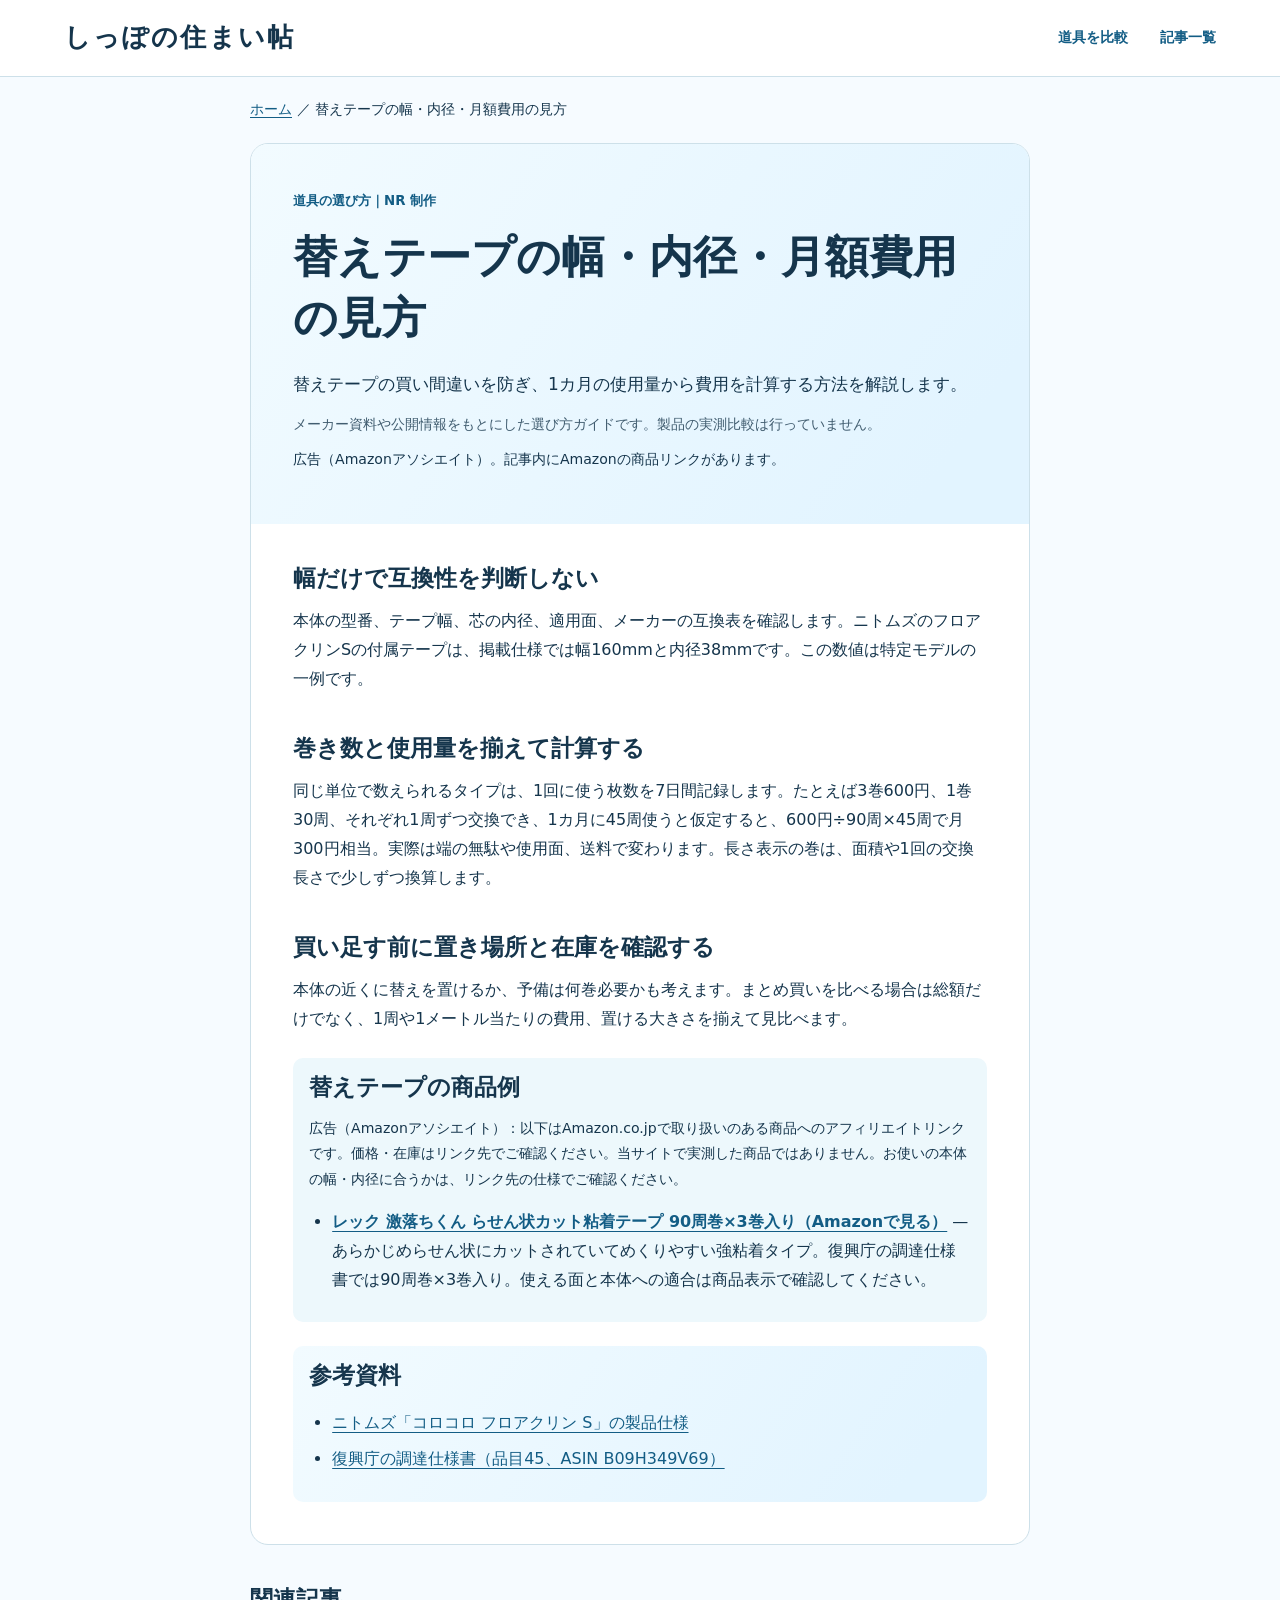
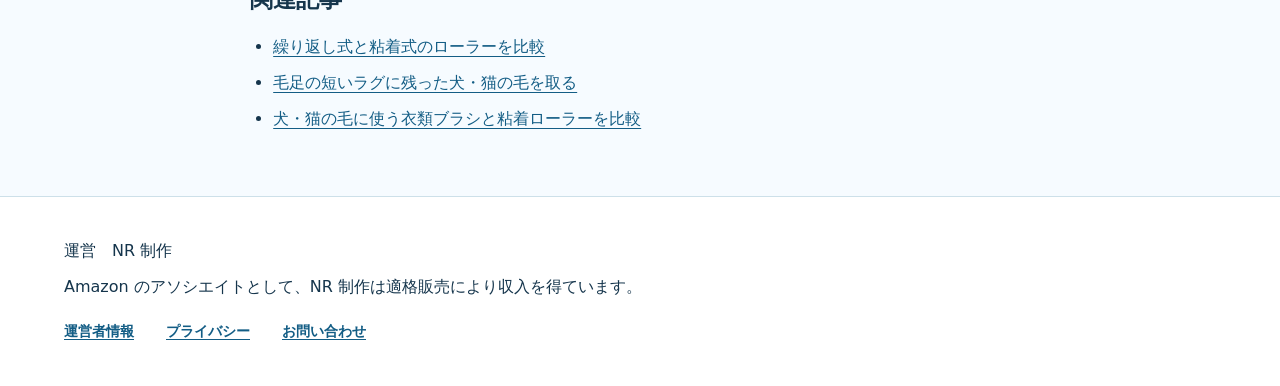
<file: guide/tape-cost.html>
<!doctype html>
<html lang="ja"><head>
<meta charset="utf-8"><meta name="viewport" content="width=device-width, initial-scale=1">
<meta name="description" content="粘着ローラーやコロコロの替えテープを買う前に、本体の型番・幅・芯の内径・対応面を確認。1周あたりの単価と月額の計算例も紹介します。">
<title>粘着ローラーの替えテープの選び方｜サイズ・互換性・月額｜しっぽの住まい帖</title><link rel="canonical" href="https://higenori36-beep.github.io/ketokurasu/guide/tape-cost.html"><link rel="stylesheet" href="article.css">
<meta property="og:locale" content="ja_JP">
<meta property="og:site_name" content="しっぽの住まい帖">
<meta property="og:type" content="article">
<meta property="og:title" content="粘着ローラーの替えテープの選び方｜サイズ・互換性・月額｜しっぽの住まい帖">
<meta property="og:description" content="粘着ローラーやコロコロの替えテープを買う前に、本体の型番・幅・芯の内径・対応面を確認。1周あたりの単価と月額の計算例も紹介します。">
<meta property="og:url" content="https://higenori36-beep.github.io/ketokurasu/guide/tape-cost.html">
<script type="application/ld+json">
{
  "@context": "https://schema.org",
  "@graph": [
    {
      "@type": "Article",
      "headline": "替えテープの幅・内径・月額費用の見方",
      "description": "粘着ローラーやコロコロの替えテープを買う前に、本体の型番・幅・芯の内径・対応面を確認。1周あたりの単価と月額の計算例も紹介します。",
      "inLanguage": "ja",
      "mainEntityOfPage": {
        "@type": "WebPage",
        "@id": "https://higenori36-beep.github.io/ketokurasu/guide/tape-cost.html"
      },
      "author": {
        "@type": "Organization",
        "name": "NR 制作",
        "url": "https://higenori36-beep.github.io/ketokurasu/#about"
      }
    },
    {
      "@type": "BreadcrumbList",
      "itemListElement": [
        {
          "@type": "ListItem",
          "position": 1,
          "name": "ホーム",
          "item": "https://higenori36-beep.github.io/ketokurasu/"
        },
        {
          "@type": "ListItem",
          "position": 2,
          "name": "替えテープの幅・内径・月額費用の見方",
          "item": "https://higenori36-beep.github.io/ketokurasu/guide/tape-cost.html"
        }
      ]
    }
  ]
}
</script>
</head><body>
<a class="skip" href="#body">本文へ</a>
<header class="sitehead"><div class="wrap headinner">
<a class="brand" href="../">しっぽの住まい帖</a>
<nav aria-label="主要メニュー"><a href="../#catalog">道具を比較</a><a href="../#guides">記事一覧</a></nav>
</div></header>
<main class="wrap guide" id="body">
<nav aria-label="パンくず"><a href="../">ホーム</a> ／ <span aria-current="page">替えテープの幅・内径・月額費用の見方</span></nav>
<article><header><small>道具の選び方｜NR 制作</small><h1>替えテープの幅・内径・月額費用の見方</h1><p class="intro">替えテープの買い間違いを防ぎ、1カ月の使用量から費用を計算する方法を解説します。</p>
<p class="muted">メーカー資料や公開情報をもとにした選び方ガイドです。製品の実測比較は行っていません。</p>
<p class="adnote">広告（Amazonアソシエイト）。記事内にAmazonの商品リンクがあります。</p>
</header>
<h2>幅だけで互換性を判断しない</h2>
<p>本体の型番、テープ幅、芯の内径、適用面、メーカーの互換表を確認します。ニトムズのフロアクリンSの付属テープは、掲載仕様では幅160mmと内径38mmです。この数値は特定モデルの一例です。</p>
<h2>巻き数と使用量を揃えて計算する</h2>
<p>同じ単位で数えられるタイプは、1回に使う枚数を7日間記録します。たとえば3巻600円、1巻30周、それぞれ1周ずつ交換でき、1カ月に45周使うと仮定すると、600円÷90周×45周で月300円相当。実際は端の無駄や使用面、送料で変わります。長さ表示の巻は、面積や1回の交換長さで少しずつ換算します。</p>
<h2>買い足す前に置き場所と在庫を確認する</h2>
<p>本体の近くに替えを置けるか、予備は何巻必要かも考えます。まとめ買いを比べる場合は総額だけでなく、1周や1メートル当たりの費用、置ける大きさを揃えて見比べます。</p>
<section class="shop"><h2>替えテープの商品例</h2><p class="adnote">広告（Amazonアソシエイト）：以下はAmazon.co.jpで取り扱いのある商品へのアフィリエイトリンクです。価格・在庫はリンク先でご確認ください。当サイトで実測した商品ではありません。お使いの本体の幅・内径に合うかは、リンク先の仕様でご確認ください。</p><ul><li><a href="https://www.amazon.co.jp/dp/B09H349V69?tag=ketokurasu-22" target="_blank" rel="sponsored nofollow noopener">レック 激落ちくん らせん状カット粘着テープ 90周巻×3巻入り（Amazonで見る）</a> — あらかじめらせん状にカットされていてめくりやすい強粘着タイプ。復興庁の調達仕様書では90周巻×3巻入り。使える面と本体への適合は商品表示で確認してください。</li></ul></section>
<section class="refs"><h2>参考資料</h2><ul><li><a href="https://colocolo.nitoms.com/lineup/detail-1147/">ニトムズ「コロコロ フロアクリン S」の製品仕様</a></li><li><a href="https://www.reconstruction.go.jp/topics/main-cat9/sub-cat9-1/20230306_shiyousyo.pdf">復興庁の調達仕様書（品目45、ASIN B09H349V69）</a></li></ul></section>
</article>
<nav aria-label="関連記事"><h2>関連記事</h2><ul><li><a href="roller-types.html">繰り返し式と粘着式のローラーを比較</a></li><li><a href="short-rug.html">毛足の短いラグに残った犬・猫の毛を取る</a></li><li><a href="clothes-tools.html">犬・猫の毛に使う衣類ブラシと粘着ローラーを比較</a></li></ul></nav>
</main>
<footer class="sitefoot"><div class="wrap"><p>運営　NR 制作</p><p>Amazon のアソシエイトとして、NR 制作は適格販売により収入を得ています。</p><nav aria-label="サイト情報"><a href="../#about">運営者情報</a><a href="../#privacy">プライバシー</a><a href="../#contact">お問い合わせ</a></nav></div></footer>
</body></html>
</file>
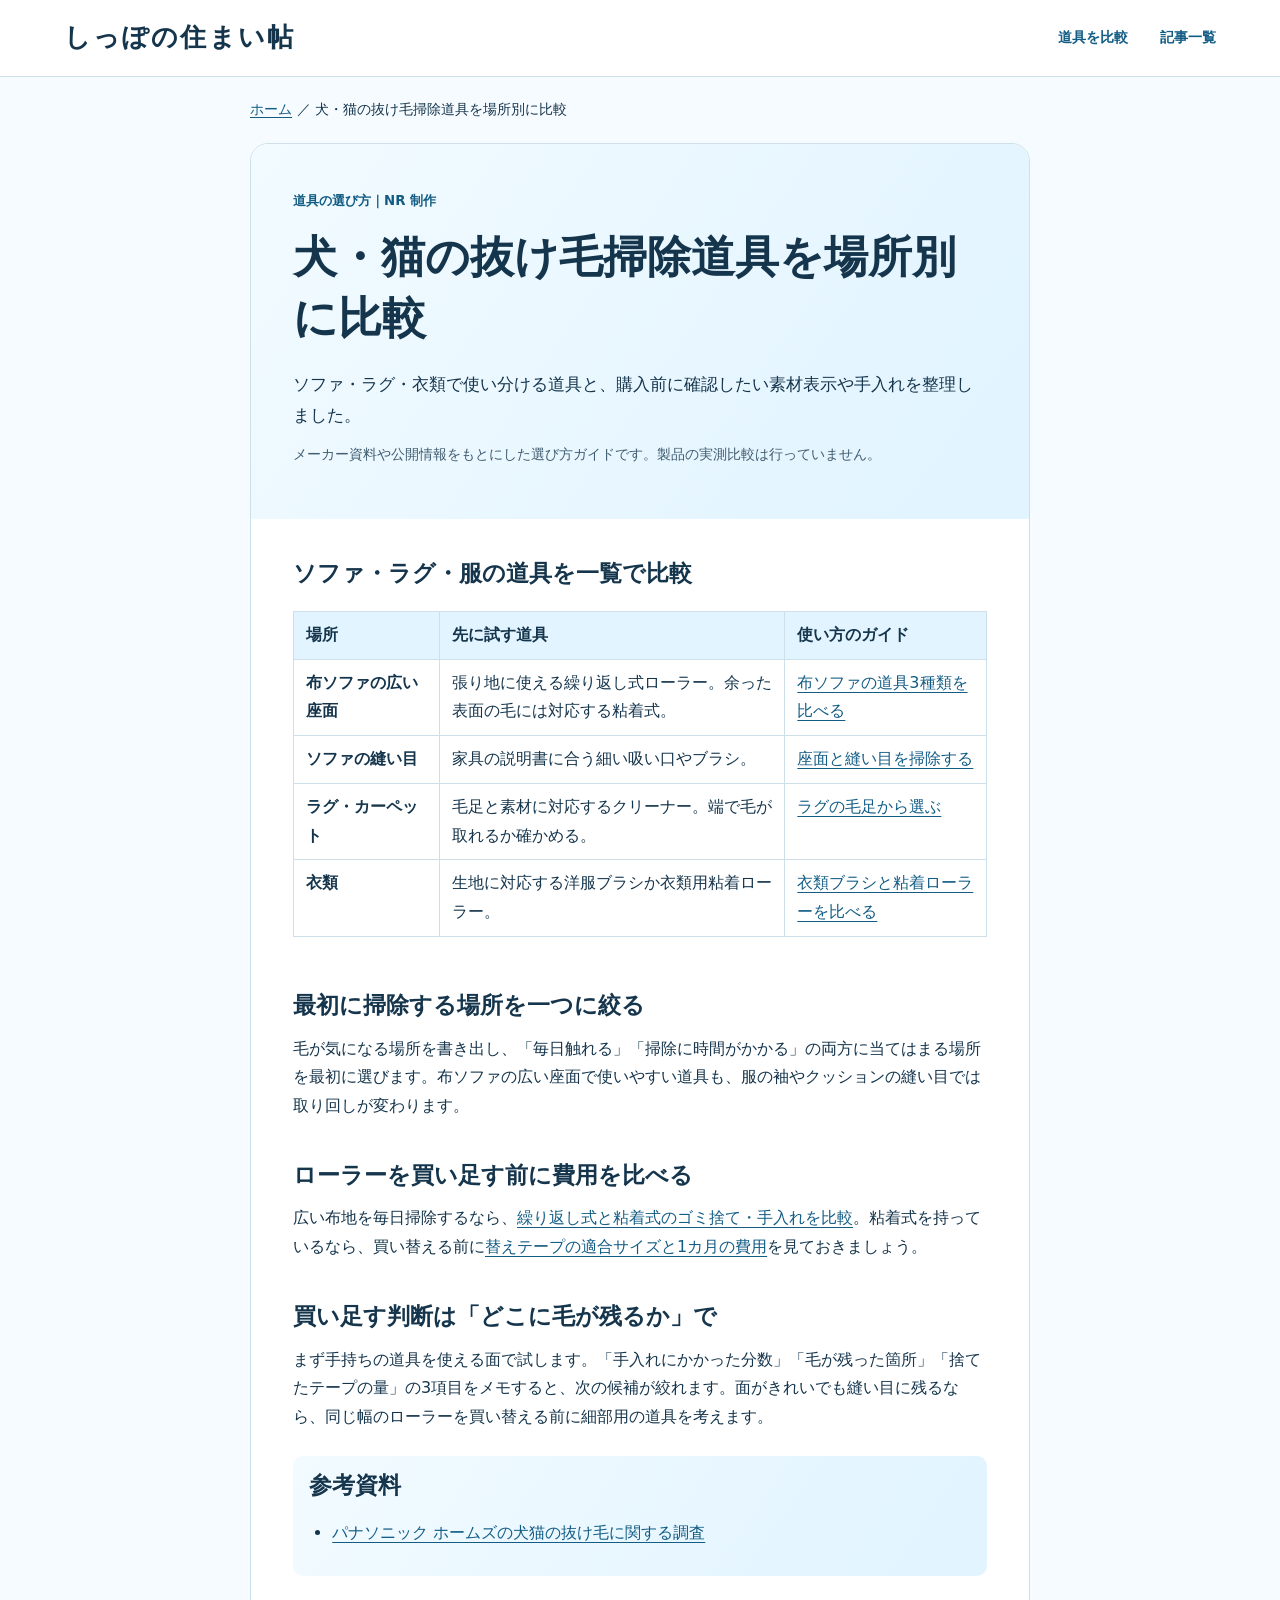
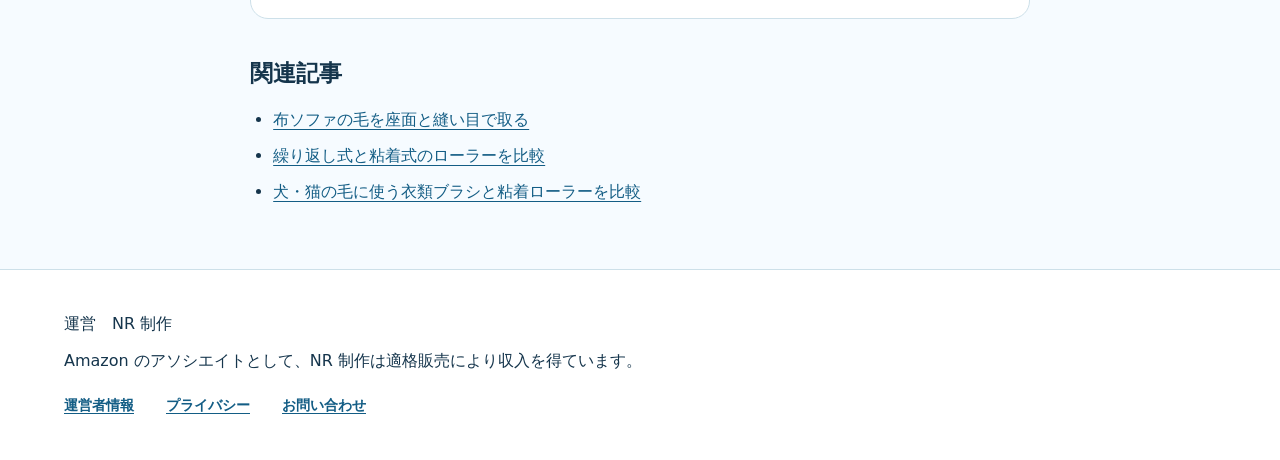
<file: guide/tools-by-surface.html>
<!doctype html>
<html lang="ja"><head>
<meta charset="utf-8"><meta name="viewport" content="width=device-width, initial-scale=1">
<meta name="description" content="犬・猫の抜け毛掃除グッズを場所別に比較。布ソファ、長い毛足や短い毛足のラグ、服で最初に試す道具と買い足しの目安がわかります。">
<title>犬・猫の抜け毛掃除グッズ比較｜ソファ・ラグ・服の選び方｜しっぽの住まい帖</title><link rel="canonical" href="https://higenori36-beep.github.io/ketokurasu/guide/tools-by-surface.html"><link rel="stylesheet" href="article.css">
<meta property="og:locale" content="ja_JP">
<meta property="og:site_name" content="しっぽの住まい帖">
<meta property="og:type" content="article">
<meta property="og:title" content="犬・猫の抜け毛掃除グッズ比較｜ソファ・ラグ・服の選び方｜しっぽの住まい帖">
<meta property="og:description" content="犬・猫の抜け毛掃除グッズを場所別に比較。布ソファ、長い毛足や短い毛足のラグ、服で最初に試す道具と買い足しの目安がわかります。">
<meta property="og:url" content="https://higenori36-beep.github.io/ketokurasu/guide/tools-by-surface.html">
<script type="application/ld+json">
{
  "@context": "https://schema.org",
  "@graph": [
    {
      "@type": "Article",
      "headline": "犬・猫の抜け毛掃除道具を場所別に比較",
      "description": "犬・猫の抜け毛掃除グッズを場所別に比較。布ソファ、長い毛足や短い毛足のラグ、服で最初に試す道具と買い足しの目安がわかります。",
      "inLanguage": "ja",
      "mainEntityOfPage": {
        "@type": "WebPage",
        "@id": "https://higenori36-beep.github.io/ketokurasu/guide/tools-by-surface.html"
      },
      "author": {
        "@type": "Organization",
        "name": "NR 制作",
        "url": "https://higenori36-beep.github.io/ketokurasu/#about"
      }
    },
    {
      "@type": "BreadcrumbList",
      "itemListElement": [
        {
          "@type": "ListItem",
          "position": 1,
          "name": "ホーム",
          "item": "https://higenori36-beep.github.io/ketokurasu/"
        },
        {
          "@type": "ListItem",
          "position": 2,
          "name": "犬・猫の抜け毛掃除道具を場所別に比較",
          "item": "https://higenori36-beep.github.io/ketokurasu/guide/tools-by-surface.html"
        }
      ]
    }
  ]
}
</script>
</head><body>
<a class="skip" href="#body">本文へ</a>
<header class="sitehead"><div class="wrap headinner">
<a class="brand" href="../">しっぽの住まい帖</a>
<nav aria-label="主要メニュー"><a href="../#catalog">道具を比較</a><a href="../#guides">記事一覧</a></nav>
</div></header>
<main class="wrap guide" id="body">
<nav aria-label="パンくず"><a href="../">ホーム</a> ／ <span aria-current="page">犬・猫の抜け毛掃除道具を場所別に比較</span></nav>
<article><header><small>道具の選び方｜NR 制作</small><h1>犬・猫の抜け毛掃除道具を場所別に比較</h1><p class="intro">ソファ・ラグ・衣類で使い分ける道具と、購入前に確認したい素材表示や手入れを整理しました。</p>
<p class="muted">メーカー資料や公開情報をもとにした選び方ガイドです。製品の実測比較は行っていません。</p>
</header>
<h2>ソファ・ラグ・服の道具を一覧で比較</h2>
<div class="tablewrap" tabindex="0" role="region" aria-label="場所別の抜け毛掃除グッズ比較">
<table class="data"><thead><tr><th scope="col">場所</th><th scope="col">先に試す道具</th><th scope="col">使い方のガイド</th></tr></thead><tbody>
<tr><th scope="row">布ソファの広い座面</th><td>張り地に使える繰り返し式ローラー。余った表面の毛には対応する粘着式。</td><td><a href="sofa-order.html">布ソファの道具3種類を比べる</a></td></tr>
<tr><th scope="row">ソファの縫い目</th><td>家具の説明書に合う細い吸い口やブラシ。</td><td><a href="sofa-seams.html">座面と縫い目を掃除する</a></td></tr>
<tr><th scope="row">ラグ・カーペット</th><td>毛足と素材に対応するクリーナー。端で毛が取れるか確かめる。</td><td><a href="rug-pile.html">ラグの毛足から選ぶ</a></td></tr>
<tr><th scope="row">衣類</th><td>生地に対応する洋服ブラシか衣類用粘着ローラー。</td><td><a href="clothes-tools.html">衣類ブラシと粘着ローラーを比べる</a></td></tr>
</tbody></table>
</div>
<h2>最初に掃除する場所を一つに絞る</h2>
<p>毛が気になる場所を書き出し、「毎日触れる」「掃除に時間がかかる」の両方に当てはまる場所を最初に選びます。布ソファの広い座面で使いやすい道具も、服の袖やクッションの縫い目では取り回しが変わります。</p>
<h2>ローラーを買い足す前に費用を比べる</h2>
<p>広い布地を毎日掃除するなら、<a href="roller-types.html">繰り返し式と粘着式のゴミ捨て・手入れを比較</a>。粘着式を持っているなら、買い替える前に<a href="tape-cost.html">替えテープの適合サイズと1カ月の費用</a>を見ておきましょう。</p>
<h2>買い足す判断は「どこに毛が残るか」で</h2>
<p>まず手持ちの道具を使える面で試します。「手入れにかかった分数」「毛が残った箇所」「捨てたテープの量」の3項目をメモすると、次の候補が絞れます。面がきれいでも縫い目に残るなら、同じ幅のローラーを買い替える前に細部用の道具を考えます。</p>
<section class="refs"><h2>参考資料</h2><ul><li><a href="https://homes.panasonic.com/column/80043/">パナソニック ホームズの犬猫の抜け毛に関する調査</a></li></ul></section>
</article>
<nav aria-label="関連記事"><h2>関連記事</h2><ul><li><a href="sofa-seams.html">布ソファの毛を座面と縫い目で取る</a></li><li><a href="roller-types.html">繰り返し式と粘着式のローラーを比較</a></li><li><a href="clothes-tools.html">犬・猫の毛に使う衣類ブラシと粘着ローラーを比較</a></li></ul></nav>
</main>
<footer class="sitefoot"><div class="wrap"><p>運営　NR 制作</p><p>Amazon のアソシエイトとして、NR 制作は適格販売により収入を得ています。</p><nav aria-label="サイト情報"><a href="../#about">運営者情報</a><a href="../#privacy">プライバシー</a><a href="../#contact">お問い合わせ</a></nav></div></footer>
</body></html>
</file>
<file: assets/site.css>
:root {
  color-scheme: light;
  --paper: #fff;
  --canvas: #f6fbff;
  --sky: #e2f4ff;
  --mist: #edf8fc;
  --ink: #15354c;
  --muted: #415d70;
  --accent: #135d85;
  --line: #cde0e9;
  --serif: "Yu Mincho", "Hiragino Mincho ProN", "Noto Serif CJK JP", serif;
}
* { box-sizing: border-box; }
body {
  margin: 0;
  background: var(--canvas);
  color: var(--ink);
  font: 16px/1.8 system-ui, "Hiragino Kaku Gothic ProN", Meiryo, sans-serif;
}
a { color: var(--accent); text-underline-offset: .23em; }
a:hover { color: var(--ink); }
button, input { font: inherit; color: inherit; }
button, summary { cursor: pointer; }
:focus-visible { outline: 3px solid #763e1e; outline-offset: 3px; }
[hidden] { display: none !important; }
.wrap { width: min(1152px, calc(100% - 48px)); margin-inline: auto; }
.skip { position: absolute; inset: 8px auto auto 12px; z-index: 5; padding: 8px 14px; background: var(--paper); }
.skip:not(:focus) { clip-path: inset(50%); }
.sitehead, .sitefoot { background: var(--paper); }
.sitehead { border-bottom: 1px solid var(--line); }
.headinner { min-height: 76px; display: flex; align-items: center; justify-content: space-between; gap: 12px 24px; }
.brand { font: 800 1.65rem/1.2 var(--serif); letter-spacing: .08em; color: var(--ink); text-decoration: none; }
.headinner nav, .sitefoot nav { display: flex; flex-wrap: wrap; column-gap: clamp(12px, 3vw, 32px); }
.headinner nav a, .sitefoot nav a { display: inline-flex; align-items: center; min-height: 44px; font-size: .9rem; font-weight: 700; }
.headinner nav a { text-decoration: none; }
.headinner nav a:hover { text-decoration: underline; }
.sitefoot { padding: 32px 0; border-top: 1px solid var(--line); }
.sitefoot p { margin: 8px 0; }
.sitefoot details { border-top: 1px solid var(--line); }
.sitefoot summary { padding-block: 9px; font-weight: 700; }
.sitefoot details p { max-width: 70ch; margin: 0 0 16px; }
.muted { color: var(--muted); }
.tablewrap { overflow-x: auto; }
.data { border-collapse: collapse; width: 100%; margin: 8px 0 14px; background: var(--paper); }
.data th, .data td { min-width: 122px; padding: 9px 12px; border: 1px solid var(--line); text-align: left; vertical-align: top; }
.data thead th { background: var(--sky); }
@media (max-width: 640px) {
  .wrap { width: calc(100% - 32px); }
  .headinner { flex-wrap: wrap; min-height: 0; gap: 0 18px; padding-block: 12px 4px; }
  .brand { font-size: 1.4rem; }
  .headinner nav a { font-size: .83rem; }
}
</file>
<file: assets/home.css>
.hero {
  display: grid;
  grid-template-columns: 1fr 1fr;
  margin-top: 28px;
  background: linear-gradient(125deg, #f2fbff 0%, var(--sky) 82%);
  border: 1px solid #d6eaf5;
  border-radius: 24px;
}
.herotext { align-self: center; padding: clamp(24px, 5vw, 60px); }
.herotext small { color: var(--accent); font-weight: 750; font-size: .9rem; }
.hero h1 { margin: 10px 0 15px; font: 800 clamp(1.95rem, 4.3vw, 3.55rem)/1.32 var(--serif); letter-spacing: .025em; }
.hero h1 span { display: block; }
.hero p { max-width: 34ch; margin: 0 0 20px; color: var(--muted); }
.hero figure { position: relative; min-height: 374px; margin: 0; }
.hero img { position: absolute; inset: 0; width: 100%; height: 100%; object-fit: cover; object-position: 60% center; border-radius: 0 24px 24px 0; }
.hero figcaption { position: absolute; right: 12px; bottom: 12px; padding: 2px 8px; border-radius: 5px; background: var(--paper); color: var(--muted); font-size: .75rem; }
.actions { display: flex; flex-wrap: wrap; align-items: center; gap: 8px 16px; }
.cta, .secondary { display: inline-flex; align-items: center; justify-content: center; min-height: 44px; font-weight: 750; }
.cta { padding: 8px 16px; border: 1px solid var(--accent); border-radius: 8px; background: var(--accent); color: white; text-decoration: none; }
.cta:hover { background: var(--ink); color: white; }
.section { margin: clamp(38px, 6vw, 76px) 0; scroll-margin-top: 16px; }
.section h2 { margin: 0 0 10px; font-size: clamp(1.43rem, 3vw, 2rem); line-height: 1.4; }
.sectionintro { margin: 0 0 16px; color: var(--muted); }
.places, .articles, .products, .shop-grid { display: grid; gap: 12px; }
.places, .articles { grid-template-columns: repeat(3, minmax(0, 1fr)); }
.products, .shop-grid { grid-template-columns: repeat(2, minmax(0, 1fr)); }
.place {
  display: grid;
  grid-template-columns: 1fr auto;
  align-items: center;
  gap: 0 8px;
  padding: 12px 18px;
  min-height: 76px;
  border: 1px solid var(--line);
  border-radius: 12px;
  color: var(--ink);
  text-decoration: none;
  background: var(--paper);
}
.place small { grid-column: 1; color: var(--muted); line-height: 1.45; }
.place span { grid-column: 2; grid-row: 1 / 3; color: var(--accent); font-weight: 750; }
.place:hover { border-color: var(--accent); background: var(--sky); }
.tools { display: flex; flex-wrap: wrap; gap: 12px 18px; align-items: flex-end; margin: 14px 0; }
.search { flex: 1 1 220px; }
.search label { display: block; font-size: .9rem; font-weight: 750; }
.search input { width: 100%; min-height: 46px; padding: 7px 12px; border: 1px solid #64889f; border-radius: 8px; background: var(--paper); }
.tabs { display: flex; flex-wrap: wrap; gap: 6px; }
.pill, .comparebtn { min-height: 44px; padding: 6px 12px; border: 1px solid #64889f; border-radius: 8px; background: var(--paper); font-size: .88rem; font-weight: 700; }
.pill:hover, .comparebtn:hover { border-color: var(--accent); background: var(--sky); }
.pill[aria-pressed=true], .comparebtn[aria-pressed=true] { border-color: var(--accent); background: var(--accent); color: white; }
.status { margin: 8px 0; color: var(--muted); font-size: .88rem; }
.status:empty { margin: 0; }
.tile { min-width: 0; padding: 16px 18px; border: 1px solid var(--line); border-radius: 12px; background: var(--paper); }
.tile h3, .tile h4 { margin: 0 0 6px; font-size: 1.05rem; line-height: 1.55; }
.tile p { margin: 5px 0 0; }
.tile small { color: var(--muted); }
.products .tile, .shop-grid .tile { display: flex; flex-direction: column; }
.product-actions { margin-top: auto; padding-top: 10px; }
.product-actions > a { display: block; }
.product-actions .comparebtn { margin-top: 8px; }
#comparison { margin: 14px 0; }
.catalog-links { margin-top: 18px; }
.ranking { padding: clamp(16px, 3vw, 28px); background: var(--sky); border-radius: 14px; }
.ranking ol { padding-left: 1.4em; }
.ranking li { margin: 6px 0; }
.guide-jump { display: flex; flex-wrap: wrap; gap: 0 18px; margin-bottom: 6px; }
.guide-jump a { display: inline-flex; align-items: center; min-height: 44px; font-weight: 700; }
.guide-group { margin-top: 16px; padding-top: 12px; border-top: 1px solid var(--line); }
.guide-group > h3 { margin: 0 0 10px; font-size: 1.11rem; }
.articles .tile p { color: var(--muted); font-size: .93rem; }
.shop { padding: clamp(16px, 3vw, 28px); border-radius: 16px; background: var(--mist); border: 1px solid #dbeaf2; }
.shop .tile .cta { align-self: flex-start; margin-top: auto; font-size: .9rem; }
.shop .tile p { margin-bottom: 12px; }
.shop .guide-link { display: inline-flex; align-items: center; align-self: flex-start; min-height: 44px; font-size: .9rem; }
@media (max-width: 760px) {
  .hero { grid-template-columns: 1fr; margin-top: 16px; border-radius: 16px; }
  .hero figure { grid-row: 1; min-height: 0; aspect-ratio: 2 / 1; }
  .hero img { border-radius: 16px 16px 0 0; object-position: 60% 55%; }
  .hero h1 { font-size: clamp(1.72rem, 6.7vw, 2.8rem); }
  .articles { grid-template-columns: repeat(2, minmax(0, 1fr)); }
}
@media (max-width: 560px) {
  .articles, .products, .shop-grid { grid-template-columns: 1fr; }
  .places { gap: 6px; }
  .place { padding: 9px 8px; min-height: 68px; line-height: 1.35; }
  .place small { font-size: .69rem; }
  .tile { padding: 13px 15px; }
}
</file>
<file: guide/article.css>
@import url("../assets/site.css");

.guide {
  max-width: 780px;
  padding-bottom: 42px;
  overflow-wrap: anywhere;
}
.guide > nav, .guide article { margin-block: 20px; }
.guide [aria-label="パンくず"] { font-size: .9rem; }
.guide article {
  padding: clamp(16px, 5vw, 42px);
  border: 1px solid var(--line);
  border-radius: 18px;
  background: var(--paper);
}
.guide article > header {
  margin: calc(-1 * clamp(16px, 5vw, 42px));
  margin-bottom: 26px;
  padding: clamp(16px, 5vw, 42px);
  border-radius: 17px 17px 0 0;
  background: linear-gradient(125deg, #f2fbff 0%, var(--sky) 88%);
}
.guide header small { color: var(--accent); font-weight: 750; }
.guide h1 { margin: .3em 0 .45em; font: 800 clamp(1.6rem, 4.5vw, 2.75rem)/1.38 var(--serif); }
.guide h2 { margin: 1.6em 0 .5em; font-size: clamp(1.16rem, 3vw, 1.45rem); line-height: 1.5; }
.guide p { margin: .7em 0; }
.guide .intro { font-size: 1.06rem; }
.guide header .muted, .guide .adnote { font-size: .88rem; }
.guide ul, .guide ol { padding-left: 1.45em; }
.guide li { margin: .45em 0; }
.guide .refs, .guide .shop {
  margin-top: 24px;
  padding: 12px 16px;
  border-radius: 10px;
  background: linear-gradient(125deg, #f2fbff 0%, var(--sky) 88%);
}
.guide .shop { background: var(--mist); }
.guide .refs h2, .guide .shop h2 { margin-top: 0; }
.guide .shop a { font-weight: 750; }
</file>
